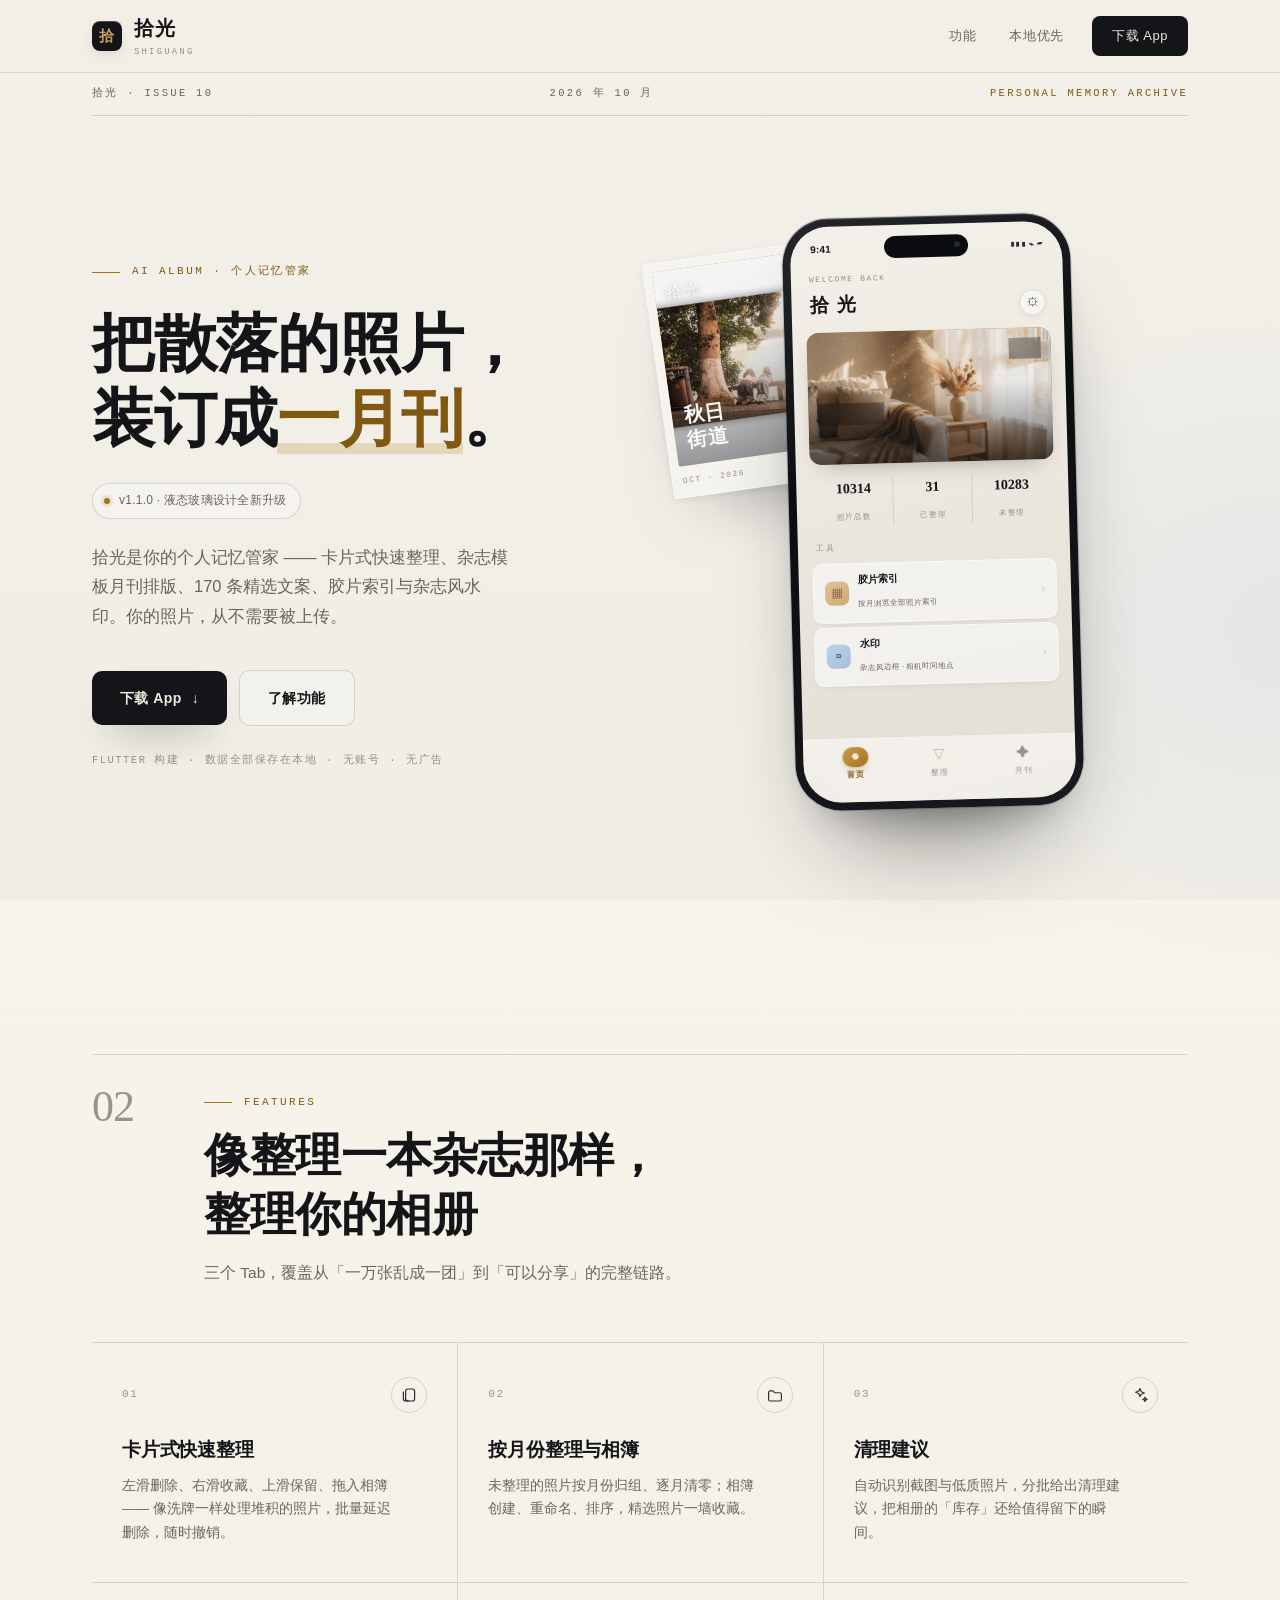
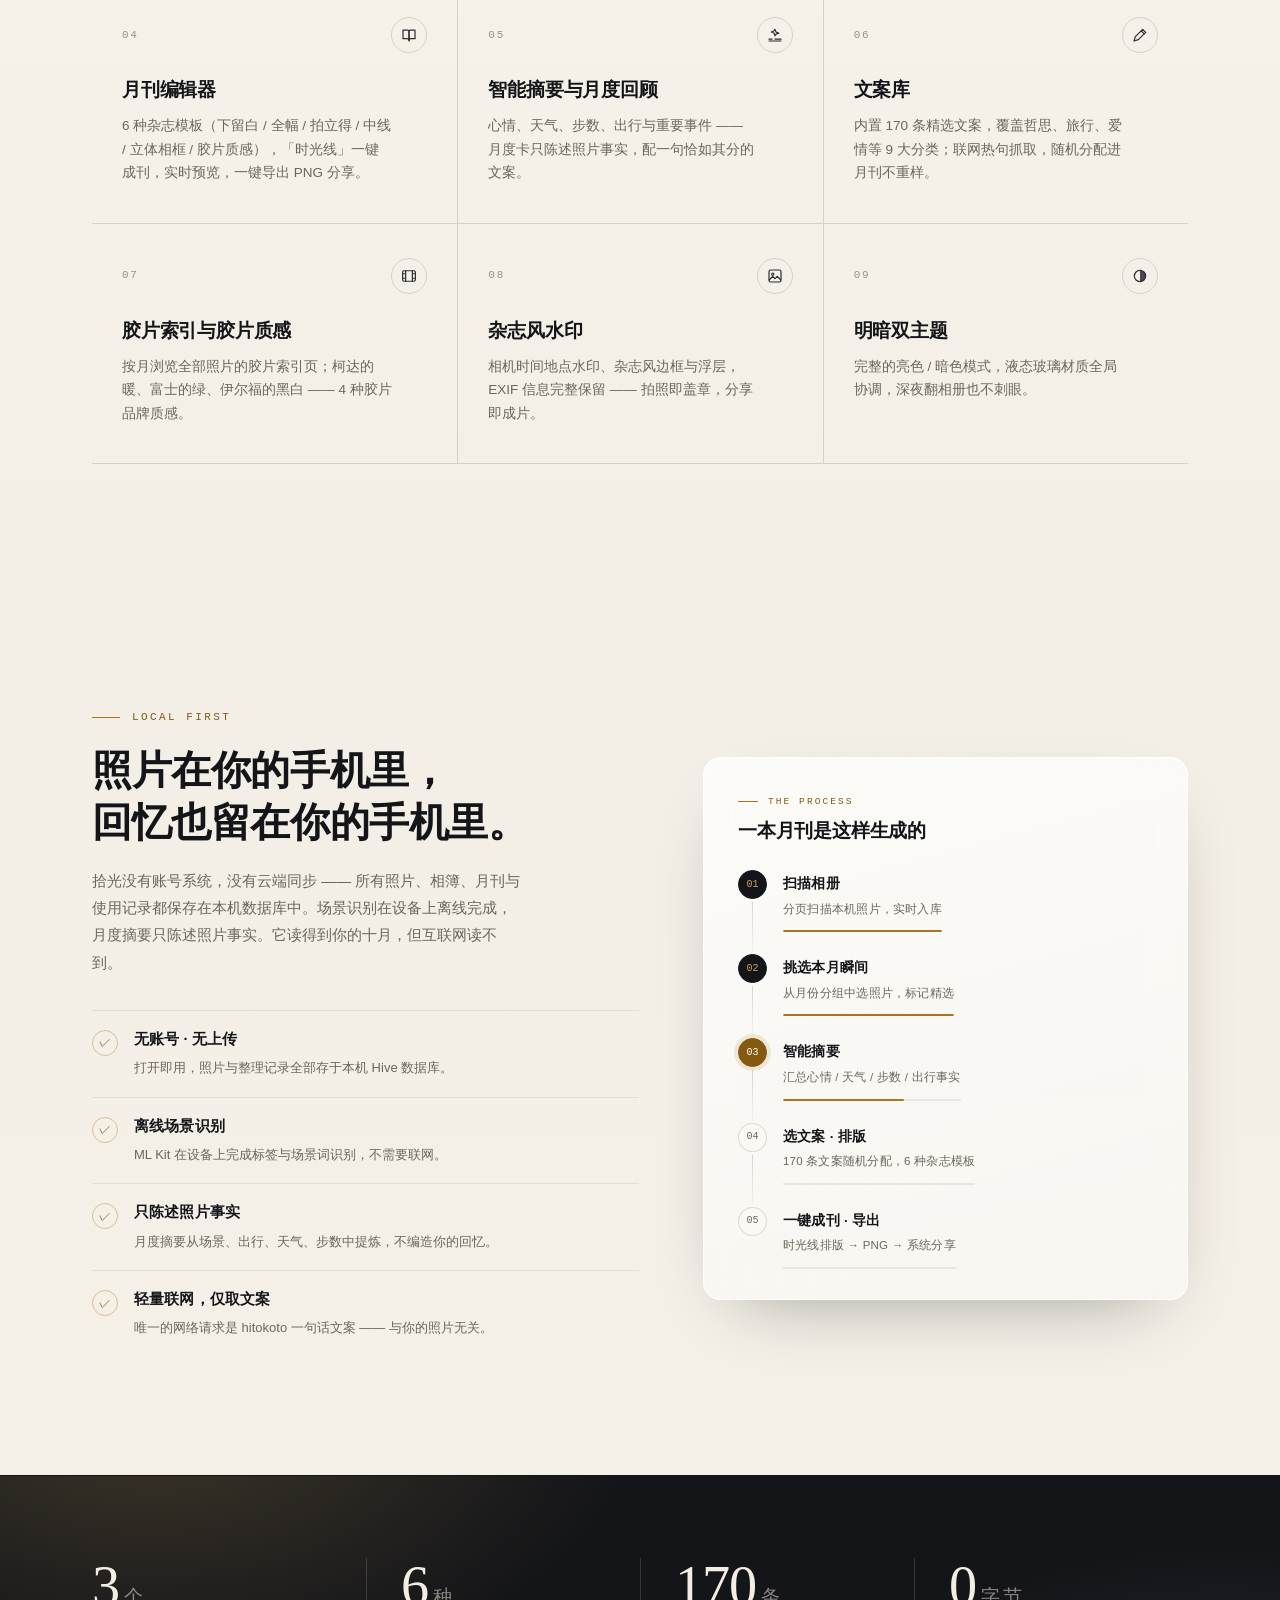
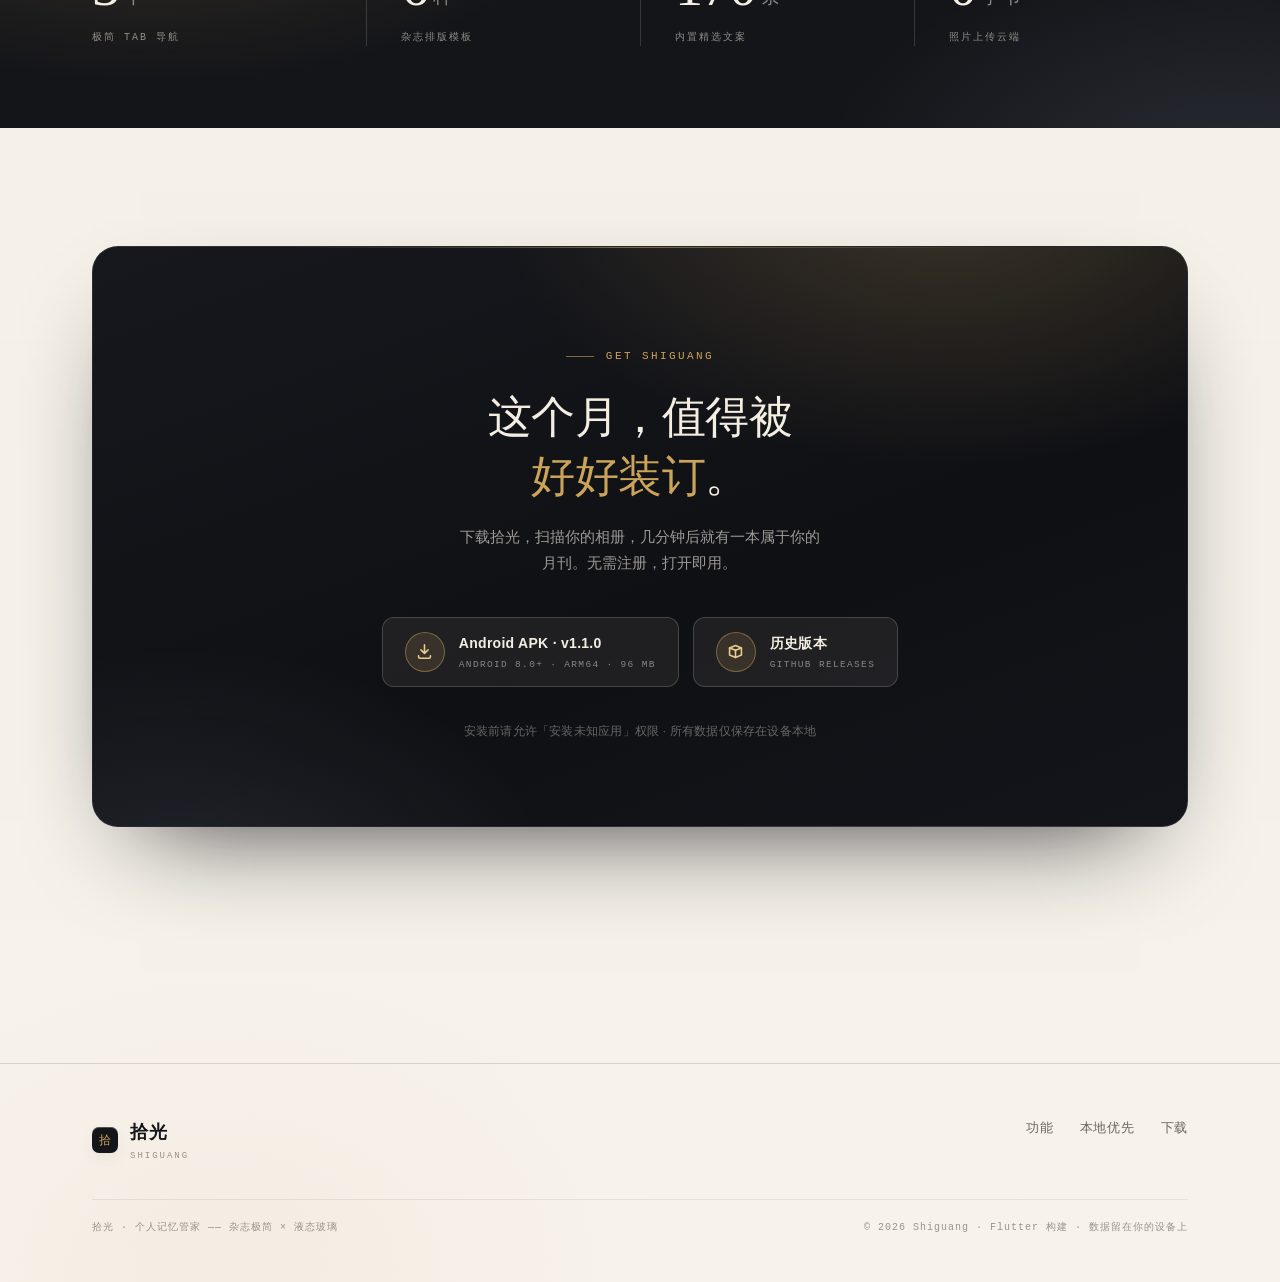
<file: index.html>
<!DOCTYPE html>
<html lang="zh-CN">
<head>
<meta charset="UTF-8">
<meta name="viewport" content="width=device-width, initial-scale=1.0">
<title>拾光 · AI 相册 — 把散落的照片，装订成一月刊</title>
<meta name="description" content="拾光是一款杂志风 AI 相册应用：卡片式快速整理、6 种杂志模板月刊排版、170 条精选文案库、胶片索引与杂志风水印。所有数据保存在你的手机里，无账号、无上传。">
<meta property="og:title" content="拾光 · AI 相册">
<meta property="og:description" content="把散落的照片，装订成一月刊。个人记忆管家，数据不出设备，无账号无广告。">
<meta property="og:type" content="website">
<meta name="theme-color" content="#F6F2EA">
<link rel="icon" href="data:image/svg+xml,%3Csvg xmlns='http://www.w3.org/2000/svg' viewBox='0 0 64 64'%3E%3Crect width='64' height='64' rx='14' fill='%2314151A'/%3E%3Ctext x='32' y='45' font-size='34' font-family='serif' fill='%23CBA45A' text-anchor='middle'%3E%E6%8B%BE%3C/text%3E%3C/svg%3E">
<style>
/* ============ Design Tokens —— 编辑式杂志 × 暖纸 × 金箔严选 ============ */
:root{
  --paper:#F6F2EA;
  --paper-2:#FBF9F4;
  --ink:#141519;
  --ink-2:#2C2D33;
  --muted:#6C665C;
  --faint:#9A9388;
  --line:rgba(20,21,25,.14);
  --line-soft:rgba(20,21,25,.08);
  --gold:#A9761D;
  --gold-deep:#845A10;
  --gold-soft:#CBA45A;
  --cream:#F4EEE2;
  --serif:'Noto Serif SC','Source Han Serif SC','Songti SC','STSong',Georgia,'Times New Roman',serif;
  --sans:-apple-system,BlinkMacSystemFont,'Segoe UI','PingFang SC','Noto Sans SC','Microsoft YaHei',sans-serif;
  --mono:'SF Mono','JetBrains Mono','Cascadia Mono',Consolas,monospace;
  --ease:cubic-bezier(.16,1,.3,1);
  --shadow-card:0 28px 70px -38px rgba(20,21,25,.45);
}
*{margin:0;padding:0;box-sizing:border-box}
html{scroll-behavior:smooth}
body{
  font-family:var(--sans);
  color:var(--ink);
  font-size:16px;
  line-height:1.6;
  background:
    radial-gradient(900px 620px at 12% -8%,rgba(233,203,148,.34),transparent 62%),
    radial-gradient(820px 560px at 102% 14%,rgba(186,208,235,.22),transparent 60%),
    radial-gradient(720px 520px at 18% 100%,rgba(238,206,193,.20),transparent 62%),
    linear-gradient(180deg,#F9F6EF 0%,#F3EFE6 52%,#F7F3EB 100%);
  -webkit-font-smoothing:antialiased;
  text-rendering:optimizeLegibility;
  overflow-x:hidden;
}
::selection{background:rgba(203,164,90,.34);color:var(--ink)}
a{color:inherit}
img{display:block;max-width:100%}
:focus-visible{outline:2px solid var(--gold);outline-offset:3px;border-radius:4px}
/* 纸张颗粒 */
.grain{
  position:fixed;inset:0;z-index:9999;pointer-events:none;
  opacity:.42;mix-blend-mode:multiply;
  background-image:url("data:image/svg+xml,%3Csvg xmlns='http://www.w3.org/2000/svg' width='160' height='160'%3E%3Cfilter id='n'%3E%3CfeTurbulence type='fractalNoise' baseFrequency='.85' numOctaves='3' stitchTiles='stitch'/%3E%3CfeColorMatrix type='saturate' values='0'/%3E%3C/filter%3E%3Crect width='160' height='160' filter='n' opacity='.055'/%3E%3C/svg%3E");
}
/* ============ 通用 ============ */
.container{max-width:1160px;margin:0 auto;padding:0 32px}
.section{padding:118px 0;scroll-margin-top:92px}
.eyebrow{
  display:inline-flex;align-items:center;gap:12px;
  font-family:var(--mono);font-size:11px;font-weight:500;
  letter-spacing:.22em;text-transform:uppercase;color:var(--gold-deep);
}
.eyebrow::before{content:"";width:28px;height:1px;background:var(--gold);flex:none}
h1,h2,h3{font-family:var(--serif);font-weight:600;letter-spacing:-.01em}
.reveal{transition:opacity .9s var(--ease),transform .9s var(--ease)}
html.js .reveal:not(.in){opacity:0;transform:translateY(26px)}
/* ============ 导航 ============ */
.nav{
  position:fixed;top:0;left:0;right:0;z-index:100;
  background:rgba(248,245,238,.74);
  border-bottom:1px solid var(--line);
  backdrop-filter:blur(22px) saturate(150%);
  -webkit-backdrop-filter:blur(22px) saturate(150%);
}
.nav-inner{
  max-width:1160px;margin:0 auto;padding:0 32px;
  height:72px;display:flex;align-items:center;justify-content:space-between;gap:24px;
}
.logo{
  display:flex;align-items:center;gap:12px;text-decoration:none;
  font-family:var(--serif);font-size:20px;font-weight:600;letter-spacing:.04em;color:var(--ink);
}
.logo-mark{
  width:30px;height:30px;border-radius:8px;display:grid;place-items:center;flex:none;
  background:var(--ink);color:var(--gold-soft);
  font-family:var(--serif);font-size:15px;
  box-shadow:0 1px 0 rgba(255,255,255,.25) inset,0 6px 18px -10px rgba(20,21,25,.7);
}
.logo small{
  display:block;font-family:var(--mono);font-size:9px;font-weight:400;
  letter-spacing:.24em;color:var(--faint);margin-top:1px;
}
.nav-links{display:flex;align-items:center;gap:4px}
.nav-links a{
  position:relative;text-decoration:none;
  font-size:13px;font-weight:500;letter-spacing:.06em;
  color:var(--muted);padding:9px 14px;transition:color .3s ease;
}
.nav-links a::after{
  content:"";position:absolute;left:14px;right:14px;bottom:4px;height:1px;
  background:var(--gold);transform:scaleX(0);transform-origin:left;transition:transform .35s var(--ease);
}
.nav-links a:hover{color:var(--ink)}
.nav-links a:hover::after{transform:scaleX(1)}
.nav-links .nav-cta{
  margin-left:10px;padding:10px 20px;border-radius:8px;
  background:var(--ink);color:var(--cream);font-size:13px;letter-spacing:.04em;
  transition:background .3s ease,transform .3s var(--ease);
}
.nav-links .nav-cta::after{display:none}
.nav-links .nav-cta:hover{background:#000;color:var(--cream);transform:translateY(-1px)}
@media(max-width:760px){
  .nav-inner{height:64px;padding:0 20px}
  .nav-links a:not(.nav-cta){display:none}
}
/* ============ Hero ============ */
.hero{padding-top:72px}
.issue-bar{
  display:flex;align-items:center;justify-content:space-between;gap:16px;
  padding:13px 0;border-bottom:1px solid var(--line);
  font-family:var(--mono);font-size:10.5px;letter-spacing:.22em;text-transform:uppercase;
  color:var(--muted);
}
.issue-bar span:last-child{color:var(--gold-deep)}
@media(max-width:640px){
  .issue-bar span:nth-child(2),.issue-bar span:nth-child(3){display:none}
  .issue-bar span:first-child{letter-spacing:.16em}
}
.hero-grid{
  display:grid;grid-template-columns:minmax(0,1.04fr) minmax(0,.96fr);
  gap:32px;align-items:center;
  padding:76px 0 104px;
}
.hero-copy{max-width:560px;animation:rise .9s var(--ease) both}
.hero-copy .eyebrow{animation:rise .9s var(--ease) both}
.hero h1{
  font-size:clamp(40px,4.9vw,64px);font-weight:600;line-height:1.2;
  letter-spacing:-.02em;margin:26px 0 0;
}
.hero h1 .mark{
  color:var(--gold-deep);
  background:linear-gradient(transparent 84%,rgba(203,164,90,.30) 84%);
}
.hero-badge{
  display:inline-flex;align-items:center;gap:9px;
  margin-top:26px;padding:7px 14px 7px 11px;border:1px solid var(--line);
  border-radius:99px;background:rgba(255,255,255,.45);
  font-size:12px;letter-spacing:.02em;color:var(--muted);
}
.hero-badge .dot{width:6px;height:6px;border-radius:50%;background:var(--gold);box-shadow:0 0 0 3px rgba(169,118,29,.14)}
.hero-sub{
  font-size:16.5px;line-height:1.8;color:var(--muted);
  max-width:46ch;margin:24px 0 0;
}
.hero-actions{display:flex;gap:12px;align-items:center;margin-top:38px;flex-wrap:wrap}
.btn{
  display:inline-flex;align-items:center;gap:10px;
  padding:16px 28px;border-radius:10px;
  font-size:14px;font-weight:600;letter-spacing:.03em;text-decoration:none;
  transition:transform .35s var(--ease),background .3s ease,color .3s ease,box-shadow .35s var(--ease);
}
.btn .arrow{transition:transform .35s var(--ease)}
.btn-primary{background:var(--ink);color:var(--cream);box-shadow:0 18px 40px -22px rgba(20,21,25,.75)}
.btn-primary:hover{background:#000;transform:translateY(-2px);box-shadow:0 24px 46px -22px rgba(20,21,25,.8)}
.btn-primary:hover .arrow{transform:translateX(4px)}
.btn-ghost{color:var(--ink);border:1px solid var(--line);background:rgba(255,255,255,.32)}
.btn-ghost:hover{border-color:var(--line);background:rgba(255,255,255,.7);transform:translateY(-2px)}
.hero-meta{
  margin-top:26px;font-family:var(--mono);font-size:10.5px;letter-spacing:.14em;
  text-transform:uppercase;color:var(--faint);
}
.hero-meta span+span::before{content:"·";margin:0 9px;color:var(--faint)}
/* Hero 画册构图 */
.hero-art{
  position:relative;min-height:640px;display:flex;align-items:center;justify-content:center;
}
.cover{
  position:absolute;left:-4%;top:9%;width:212px;z-index:1;
  transform:rotate(-8deg);
  background:var(--paper-2);
  border:1px solid rgba(255,255,255,.9);
  border-radius:4px;
  padding:8px 8px 0;
  box-shadow:0 40px 80px -50px rgba(20,21,25,.55),0 2px 8px rgba(20,21,25,.08);
}
.cover-photo{position:relative;height:196px;overflow:hidden;border-radius:2px;background:linear-gradient(150deg,#D8C3A2,#B08B63)}
.cover-photo img{width:100%;height:100%;object-fit:cover;filter:saturate(.92) contrast(.96)}
.cover-photo::after{
  content:"";position:absolute;inset:0;
  background:linear-gradient(to top,rgba(20,21,25,.42),transparent 58%);
}
.cover-masthead{
  position:absolute;left:12px;top:10px;z-index:2;
  font-family:var(--serif);font-size:15px;letter-spacing:.16em;color:#fff;
  text-shadow:0 1px 6px rgba(0,0,0,.3);
}
.cover-title{
  position:absolute;left:12px;right:12px;bottom:12px;z-index:2;color:#fff;
  font-family:var(--serif);font-size:20px;font-weight:600;line-height:1.25;letter-spacing:.02em;
}
.cover-caption{padding:8px 2px 9px;display:flex;justify-content:space-between;align-items:center}
.cover-caption span{font-family:var(--mono);font-size:8px;letter-spacing:.18em;text-transform:uppercase;color:var(--faint)}
.cover-caption b{font-family:var(--serif);font-size:9px;font-weight:500;color:var(--muted)}
/* 手机实机复刻 */
.phone{
  position:relative;z-index:2;
  width:288px;height:592px;border-radius:46px;padding:8px;
  background:linear-gradient(155deg,#26272C,#0C0D10 40%,#191A1F);
  box-shadow:
    0 1px 0 rgba(255,255,255,.22) inset,
    0 0 0 1px rgba(20,21,25,.16),
    0 60px 100px -48px rgba(20,21,25,.65),
    0 24px 44px -30px rgba(20,21,25,.4);
  transform:rotate(-1.5deg);
  transition:transform .8s var(--ease);
}
.phone:hover{transform:rotate(0deg) translateY(-8px)}
.phone-screen{
  position:relative;width:100%;height:100%;border-radius:38px;overflow:hidden;
  background:linear-gradient(170deg,#F9F6EF,#EFEBE2 60%,#EAE4D8);
  display:flex;flex-direction:column;
}
.dynamic-island{
  position:absolute;top:11px;left:50%;transform:translateX(-50%);
  width:84px;height:22px;border-radius:12px;background:#0B0C0F;z-index:6;
}
.dynamic-island::after{content:"";position:absolute;right:8px;top:7px;width:6px;height:6px;border-radius:50%;background:#1E2A3A}
.p-status{
  display:flex;justify-content:space-between;align-items:center;
  padding:15px 20px 4px;font-size:10px;font-weight:600;color:var(--ink);letter-spacing:.02em;
}
.p-status .sig{display:flex;gap:4px;align-items:center;color:var(--ink-2)}
.p-greet{padding:12px 18px 0}
.p-greet-row{display:flex;justify-content:space-between;align-items:flex-end}
.p-greet small{display:block;font-family:var(--mono);font-size:8px;letter-spacing:.2em;text-transform:uppercase;color:var(--faint);margin-bottom:4px}
.p-greet b{font-family:var(--serif);font-size:19px;font-weight:600;letter-spacing:.1em;color:var(--ink)}
.p-gear{
  width:26px;height:26px;border-radius:50%;display:grid;place-items:center;
  background:rgba(255,255,255,.7);border:1px solid rgba(20,21,25,.09);
  color:var(--muted);font-size:12px;box-shadow:0 2px 6px rgba(20,21,25,.06);
}
.p-hero{
  margin:12px 14px 0;height:132px;border-radius:12px;position:relative;overflow:hidden;
  background:linear-gradient(145deg,#D9C3A1,#A88A67 50%,#7C8FA3);
  box-shadow:0 10px 24px -14px rgba(20,21,25,.45);
}
.p-hero img{width:100%;height:100%;object-fit:cover;filter:saturate(.9) contrast(.96)}
.p-hero::after{content:"";position:absolute;inset:0;background:linear-gradient(to top,rgba(12,13,16,.56),rgba(12,13,16,.04) 60%)}
.p-chip{
  position:absolute;z-index:2;font-size:8px;letter-spacing:.1em;color:#fff;
  background:rgba(12,13,16,.34);border:1px solid rgba(255,255,255,.28);
  padding:3px 8px;border-radius:99px;backdrop-filter:blur(6px);
}
.p-chip.fav{top:10px;right:10px}
.p-chip.tag{left:10px;bottom:40px}
.p-hero-text{position:absolute;left:12px;bottom:10px;z-index:2;color:#fff}
.p-hero-text b{display:block;font-family:var(--serif);font-size:17px;font-weight:600;letter-spacing:.04em}
.p-hero-text span{font-size:8.5px;opacity:.8;letter-spacing:.04em}
.p-stats{display:flex;padding:14px 18px 0}
.p-stat{flex:1;text-align:center;border-left:1px solid rgba(20,21,25,.10)}
.p-stat:first-child{border-left:none}
.p-stat b{display:block;font-family:var(--serif);font-size:14px;font-weight:600;color:var(--ink);font-variant-numeric:tabular-nums}
.p-stat span{font-size:7.5px;letter-spacing:.1em;color:var(--faint)}
.p-label{
  padding:16px 18px 4px;font-family:var(--mono);font-size:8px;
  letter-spacing:.22em;text-transform:uppercase;color:var(--faint);
}
.p-tool{
  margin:4px 14px 0;padding:8px 11px;border-radius:10px;
  background:rgba(255,255,255,.62);border:1px solid rgba(255,255,255,.9);
  box-shadow:0 4px 12px -8px rgba(20,21,25,.2);
  display:flex;align-items:center;gap:9px;
}
.p-tool-ico{
  width:24px;height:24px;border-radius:7px;display:grid;place-items:center;
  background:linear-gradient(140deg,#E7C89A,#D6AE79);color:#5C4020;font-size:10px;flex:none;
}
.p-tool-ico.blue{background:linear-gradient(140deg,#C2D6EE,#A9C4E2);color:#2C4358}
.p-tool-t b{display:block;font-size:10px;color:var(--ink);letter-spacing:.02em}
.p-tool-t span{font-size:7.5px;color:var(--muted)}
.p-tool .arr{margin-left:auto;color:#C3BDB2;font-size:10px}
.p-tabbar{
  margin-top:auto;display:flex;justify-content:space-around;align-items:center;
  padding:9px 10px 20px;background:rgba(252,250,245,.86);
  border-top:1px solid rgba(20,21,25,.08);backdrop-filter:blur(24px);
}
.p-tab{font-size:8px;letter-spacing:.08em;color:var(--faint);text-align:center}
.p-tab.act{color:var(--gold-deep);font-weight:600}
.p-tab i{
  display:grid;place-items:center;width:26px;height:20px;margin:0 auto 2px;font-style:normal;font-size:13px;
}
.p-tab.act i{background:linear-gradient(140deg,#CB9E55,#A9761D);color:#fff;border-radius:99px;box-shadow:0 4px 10px -4px rgba(169,118,29,.6)}
@media(max-width:1000px){
  .cover{display:none}
  .hero-art{min-height:auto}
}
@media(max-width:920px){
  .hero-grid{grid-template-columns:1fr;padding:56px 0 80px;gap:56px}
  .hero-copy{max-width:none;text-align:center;margin:0 auto}
  .hero-copy .eyebrow{justify-content:center}
  .hero-copy .eyebrow::before{display:none}
  .hero-sub{margin-left:auto;margin-right:auto}
  .hero-actions{justify-content:center}
  .hero-badge{margin-left:auto;margin-right:auto}
  .hero-meta{text-align:center}
  .hero-art{justify-content:center}
  .phone{width:268px;height:556px}
}
@keyframes rise{from{opacity:0;transform:translateY(20px)}to{opacity:1;transform:none}}
/* ============ 章节头 ============ */
.section-head{
  display:grid;grid-template-columns:88px 1fr;gap:24px;align-items:start;
  border-top:1px solid var(--line);padding-top:30px;margin-bottom:56px;
}
.sec-num{
  font-family:var(--serif);font-size:44px;font-weight:500;line-height:1;
  color:var(--faint);letter-spacing:-.02em;font-variant-numeric:tabular-nums;
}
.section-head h2{font-size:clamp(30px,3.8vw,46px);line-height:1.28;margin:16px 0 14px}
.section-head p{color:var(--muted);font-size:15.5px;line-height:1.75;max-width:56ch}
@media(max-width:720px){
  .section-head{grid-template-columns:1fr;gap:10px;margin-bottom:36px}
  .sec-num{font-size:30px}
}
/* ============ 功能索引网格 ============ */
.index-grid{
  display:grid;grid-template-columns:repeat(3,1fr);
  border-top:1px solid var(--line);
}
.index-item{
  padding:34px 30px 38px;
  border-bottom:1px solid var(--line);
  transition:background .45s ease;
}
.index-item:nth-child(3n+2),.index-item:nth-child(3n){border-left:1px solid var(--line)}
.index-item:hover{background:rgba(255,255,255,.42)}
.index-top{display:flex;align-items:center;justify-content:space-between;margin-bottom:24px}
.index-num{font-family:var(--mono);font-size:11px;letter-spacing:.16em;color:var(--faint)}
.index-ico{
  width:36px;height:36px;border-radius:50%;display:grid;place-items:center;
  border:1px solid var(--line);color:var(--ink-2);
  transition:color .35s ease,border-color .35s ease,background .35s ease;
}
.index-item:hover .index-ico{color:var(--gold-deep);border-color:rgba(169,118,29,.45);background:rgba(203,164,90,.10)}
.icon{width:18px;height:18px;stroke:currentColor;stroke-width:1.6;fill:none;stroke-linecap:round;stroke-linejoin:round}
.index-item h3{font-size:19px;line-height:1.4;margin-bottom:10px}
.index-item p{font-size:13.5px;line-height:1.75;color:var(--muted);max-width:36ch}
@media(max-width:900px){
  .index-grid{grid-template-columns:1fr 1fr}
  .index-item:nth-child(3n+2),.index-item:nth-child(3n){border-left:none}
  .index-item:nth-child(2n){border-left:1px solid var(--line)}
}
@media(max-width:600px){
  .index-grid{grid-template-columns:1fr}
  .index-item{border-left:none !important}
}
/* ============ 本地优先 ============ */
.privacy-grid{display:grid;grid-template-columns:1.06fr .94fr;gap:64px;align-items:center}
@media(max-width:900px){.privacy-grid{grid-template-columns:1fr;gap:44px}}
.privacy h2{font-size:clamp(28px,3.4vw,40px);line-height:1.3;margin:18px 0 18px}
.privacy .lede{color:var(--muted);line-height:1.82;font-size:15px;max-width:52ch}
.privacy-points{margin-top:34px;display:grid;gap:0}
.point{
  display:flex;gap:16px;align-items:flex-start;
  padding:17px 0;border-top:1px solid var(--line-soft);
}
.point-ico{
  flex:none;width:26px;height:26px;border-radius:50%;display:grid;place-items:center;
  border:1px solid rgba(169,118,29,.4);color:var(--gold-deep);font-size:12px;margin-top:2px;
}
.point b{font-size:14.5px;display:block;margin-bottom:3px;font-weight:600;letter-spacing:.01em}
.point span{color:var(--muted);font-size:13px;line-height:1.7}
.pipeline{
  position:relative;padding:36px 34px 30px;border-radius:18px;
  background:linear-gradient(165deg,rgba(255,255,255,.72),rgba(255,255,255,.42));
  border:1px solid rgba(255,255,255,.95);
  box-shadow:var(--shadow-card),0 1px 0 rgba(255,255,255,.6) inset;
  backdrop-filter:blur(18px);
}
.pipeline-kicker{
  font-family:var(--mono);font-size:9.5px;letter-spacing:.22em;text-transform:uppercase;
  color:var(--gold-deep);display:flex;align-items:center;gap:10px;margin-bottom:8px;
}
.pipeline-kicker::before{content:"";width:20px;height:1px;background:var(--gold)}
.pipeline h3{font-size:19px;line-height:1.4;margin-bottom:26px}
.step{display:flex;gap:16px;position:relative;padding-bottom:22px}
.step:last-child{padding-bottom:0}
.step::before{
  content:"";position:absolute;left:14px;top:32px;bottom:2px;width:1px;
  background:linear-gradient(to bottom,rgba(20,21,25,.16),rgba(20,21,25,.03));
}
.step:last-child::before{display:none}
.step-ico{
  flex:none;width:29px;height:29px;border-radius:50%;display:grid;place-items:center;
  font-family:var(--mono);font-size:10px;z-index:1;
  border:1px solid var(--line);background:var(--paper-2);color:var(--muted);
}
.s-done{background:var(--ink);border-color:var(--ink);color:var(--gold-soft)}
.s-run{background:var(--gold-deep);border-color:var(--gold-deep);color:#fff;box-shadow:0 0 0 4px rgba(169,118,29,.14)}
.step b{font-size:13.5px;display:block;letter-spacing:.02em;margin-top:3px}
.step span{font-size:11.5px;color:var(--muted);letter-spacing:.02em}
.step-bar{height:2px;border-radius:99px;background:rgba(20,21,25,.08);margin-top:10px;max-width:220px;overflow:hidden}
.step-bar i{display:block;height:100%;border-radius:99px;background:var(--gold)}
@media(max-width:420px){.pipeline{padding:30px 24px 26px}}
/* ============ 数据条（深色全幅） ============ */
.band{
  position:relative;background:var(--ink);color:var(--cream);
  padding:82px 0;overflow:hidden;
  border-top:1px solid rgba(20,21,25,.2);
}
.band::before{
  content:"";position:absolute;inset:0;pointer-events:none;
  background:radial-gradient(700px 380px at 12% -20%,rgba(203,164,90,.22),transparent 68%),
             radial-gradient(600px 340px at 96% 120%,rgba(186,208,235,.12),transparent 68%);
}
.band .container{position:relative}
.stats{display:grid;grid-template-columns:repeat(4,1fr)}
.stat{padding:0 34px;border-left:1px solid rgba(244,238,226,.16)}
.stat:first-child{border-left:none;padding-left:0}
.stat b{
  display:block;font-family:var(--serif);font-weight:500;line-height:1;
  font-size:clamp(38px,4.4vw,62px);letter-spacing:-.02em;font-variant-numeric:tabular-nums;
}
.stat b em{
  font-style:normal;font-size:.34em;font-family:var(--mono);letter-spacing:.14em;
  color:rgba(244,238,226,.52);margin-left:.28em;vertical-align:.1em;
}
.stat span{
  display:block;margin-top:16px;font-family:var(--mono);font-size:10px;
  letter-spacing:.2em;text-transform:uppercase;color:rgba(244,238,226,.55);
}
@media(max-width:820px){
  .band{padding:62px 0}
  .stats{grid-template-columns:1fr 1fr;row-gap:44px}
  .stat{padding:0 24px}
  .stat:nth-child(odd){border-left:none;padding-left:0}
}
@media(max-width:560px){
  .stats{grid-template-columns:1fr 1fr}
  .stat b{font-size:38px}
}
/* ============ 下载 ============ */
.download{
  position:relative;overflow:hidden;text-align:center;
  border-radius:26px;padding:92px 40px 84px;
  background:radial-gradient(680px 420px at 78% -10%,rgba(203,164,90,.22),transparent 66%),
             radial-gradient(560px 360px at 8% 110%,rgba(186,208,235,.10),transparent 66%),
             linear-gradient(160deg,#17181D,#0F1014 60%,#14151A);
  color:var(--cream);
  border:1px solid rgba(255,255,255,.08);
  box-shadow:0 44px 100px -50px rgba(20,21,25,.9);
}
.download::after{
  content:"";position:absolute;top:0;left:50%;transform:translateX(-50%);
  width:64%;height:1px;background:linear-gradient(to right,transparent,rgba(203,164,90,.55),transparent);
}
.download .eyebrow{color:var(--gold-soft);justify-content:center}
.download .eyebrow::before{background:rgba(203,164,90,.6)}
.download h2{
  font-size:clamp(28px,4vw,44px);font-weight:500;line-height:1.35;
  margin:22px auto 0;
}
.download h2 .mark{color:var(--gold-soft)}
.download .dl-lede{
  color:rgba(244,238,226,.62);margin:18px auto 40px;max-width:46ch;
  font-size:14.5px;line-height:1.8;position:relative;z-index:1;
}
.dl-btns{display:flex;gap:14px;justify-content:center;flex-wrap:wrap;position:relative;z-index:1}
.dl-btn{
  display:flex;align-items:center;gap:14px;
  padding:14px 22px;border-radius:12px;text-align:left;text-decoration:none;
  background:rgba(244,238,226,.07);
  border:1px solid rgba(244,238,226,.18);
  transition:background .35s ease,border-color .35s ease,transform .35s var(--ease);
}
.dl-btn:hover{background:rgba(244,238,226,.13);border-color:rgba(203,164,90,.55);transform:translateY(-2px)}
.dl-btn .dl-ico{
  width:40px;height:40px;border-radius:50%;flex:none;
  display:grid;place-items:center;
  margin-top:0;font-family:inherit;letter-spacing:normal;text-transform:none;
  border:1px solid rgba(203,164,90,.45);background:rgba(203,164,90,.14);color:#E9CD8A;
}
.dl-btn .dl-ico .icon{display:block;width:19px;height:19px;stroke-width:2}
.dl-btn b{display:block;font-size:14px;font-weight:600;letter-spacing:.02em;color:var(--cream)}
.dl-btn .dl-sub{display:block;font-family:var(--mono);font-size:9.5px;letter-spacing:.14em;text-transform:uppercase;color:rgba(244,238,226,.5);margin-top:3px}
.dl-note{
  position:relative;z-index:1;margin:34px auto 0;font-size:11.5px;line-height:1.8;
  color:rgba(244,238,226,.38);letter-spacing:.02em;
}
@media(max-width:640px){.download{padding:64px 22px 58px;border-radius:20px}}
/* ============ Footer ============ */
footer{border-top:1px solid var(--line);margin-top:118px;padding:54px 0 46px}
.f-top{display:flex;justify-content:space-between;align-items:flex-start;gap:32px;flex-wrap:wrap}
.f-brand{display:flex;align-items:center;gap:12px}
.f-word{font-family:var(--serif);font-size:18px;font-weight:600;letter-spacing:.05em}
.f-word small{display:block;font-family:var(--mono);font-size:9px;font-weight:400;letter-spacing:.22em;color:var(--faint);margin-top:2px}
.f-links{display:flex;gap:26px}
.f-links a{
  font-size:12.5px;letter-spacing:.06em;color:var(--muted);text-decoration:none;
  transition:color .3s ease;
}
.f-links a:hover{color:var(--gold-deep)}
.f-bottom{
  display:flex;justify-content:space-between;gap:18px;flex-wrap:wrap;
  margin-top:36px;padding-top:20px;border-top:1px solid var(--line-soft);
  font-family:var(--mono);font-size:10px;letter-spacing:.1em;color:var(--faint);
}
/* ============ 动效降级 ============ */
@media(prefers-reduced-motion:reduce){
  html{scroll-behavior:auto}
  *,*::before,*::after{animation:none !important;transition:none !important}
  html.js .reveal:not(.in){opacity:1;transform:none}
}
</style>
</head>
<body>

<div class="grain" aria-hidden="true"></div>

<!-- 导航 -->
<nav class="nav">
  <div class="nav-inner">
    <a class="logo" href="#top" aria-label="拾光首页">
      <span class="logo-mark" aria-hidden="true">拾</span>
      <span>拾光<small>SHIGUANG</small></span>
    </a>
    <div class="nav-links">
      <a href="#features">功能</a>
      <a href="#local">本地优先</a>
      <a href="#download" class="nav-cta">下载 App</a>
    </div>
  </div>
</nav>

<!-- Hero -->
<header class="hero" id="top">
  <div class="container">
    <div class="issue-bar">
      <span>拾光 · Issue 10</span>
      <span>2026 年 10 月</span>
      <span>Personal Memory Archive</span>
    </div>

    <div class="hero-grid">
      <div class="hero-copy">
        <span class="eyebrow">AI Album · 个人记忆管家</span>
        <h1>把散落的照片，<br>装订成<span class="mark">一月刊</span>。</h1>
        <div class="hero-badge"><span class="dot" aria-hidden="true"></span>v1.1.0 · 液态玻璃设计全新升级</div>
        <p class="hero-sub">拾光是你的个人记忆管家 —— 卡片式快速整理、杂志模板月刊排版、170 条精选文案、胶片索引与杂志风水印。你的照片，从不需要被上传。</p>
        <div class="hero-actions">
          <a href="#download" class="btn btn-primary">下载 App <span class="arrow" aria-hidden="true">↓</span></a>
          <a href="#features" class="btn btn-ghost">了解功能</a>
        </div>
        <p class="hero-meta"><span>Flutter 构建</span><span>数据全部保存在本地</span><span>无账号</span><span>无广告</span></p>
      </div>

      <div class="hero-art">
        <figure class="cover" aria-label="拾光月刊示例">
          <div class="cover-photo">
            <img src="参考图.jpg" alt="秋天的街道，拾光月刊封面示例" loading="lazy" decoding="async">
            <span class="cover-masthead">拾光</span>
            <span class="cover-title">秋日<br>街道</span>
          </div>
          <figcaption class="cover-caption"><span>Oct · 2026</span><b>月刊 VOL.10</b></figcaption>
        </figure>

        <div class="phone" aria-label="拾光 App 首页界面示意">
          <div class="phone-screen">
            <div class="dynamic-island" aria-hidden="true"></div>
            <div class="p-status"><span>9:41</span><span class="sig">▮▮▮ ⌁ ▰</span></div>
            <div class="p-greet">
              <div class="p-greet-row">
                <div><small>Welcome back</small><b>拾 光</b></div>
                <div class="p-gear" aria-hidden="true">⚙</div>
              </div>
            </div>
            <div class="p-hero">
              <img src="assets/site/phone-memory.jpg" alt="客厅一角的回忆照片" loading="eager" decoding="async">
              <span class="p-chip fav">♥ 1</span>
              <span class="p-chip tag">✦ 精选回忆</span>
              <div class="p-hero-text"><b>我的回忆</b><span>家里 · 10月28日</span></div>
            </div>
            <div class="p-stats">
              <div class="p-stat"><b>10314</b><span>照片总数</span></div>
              <div class="p-stat"><b>31</b><span>已整理</span></div>
              <div class="p-stat"><b>10283</b><span>未整理</span></div>
            </div>
            <div class="p-label">工具</div>
            <div class="p-tool">
              <div class="p-tool-ico" aria-hidden="true">▦</div>
              <div class="p-tool-t"><b>胶片索引</b><span>按月浏览全部照片索引</span></div>
              <div class="arr" aria-hidden="true">›</div>
            </div>
            <div class="p-tool">
              <div class="p-tool-ico blue" aria-hidden="true">◫</div>
              <div class="p-tool-t"><b>水印</b><span>杂志风边框 · 相机时间地点</span></div>
              <div class="arr" aria-hidden="true">›</div>
            </div>
            <div class="p-tabbar">
              <div class="p-tab act"><i aria-hidden="true">◉</i>首页</div>
              <div class="p-tab"><i aria-hidden="true">▽</i>整理</div>
              <div class="p-tab"><i aria-hidden="true">✦</i>月刊</div>
            </div>
          </div>
        </div>

      </div>
    </div>
  </div>
</header>

<main>
<!-- 功能 -->
<section class="section" id="features">
  <div class="container">
    <div class="section-head reveal">
      <div class="sec-num" aria-hidden="true">02</div>
      <div>
        <span class="eyebrow">Features</span>
        <h2>像整理一本杂志那样，<br>整理你的相册</h2>
        <p>三个 Tab，覆盖从「一万张乱成一团」到「可以分享」的完整链路。</p>
      </div>
    </div>

    <div class="index-grid">
      <div class="index-item reveal">
        <div class="index-top">
          <span class="index-num">01</span>
          <span class="index-ico" aria-hidden="true"><svg class="icon" viewBox="0 0 24 24"><rect x="7.5" y="4" width="12" height="16" rx="3"/><path d="M4.5 8v8.5a3.5 3.5 0 0 0 3.5 3.5h4"/></svg></span>
        </div>
        <h3>卡片式快速整理</h3>
        <p>左滑删除、右滑收藏、上滑保留、拖入相簿 —— 像洗牌一样处理堆积的照片，批量延迟删除，随时撤销。</p>
      </div>
      <div class="index-item reveal">
        <div class="index-top">
          <span class="index-num">02</span>
          <span class="index-ico" aria-hidden="true"><svg class="icon" viewBox="0 0 24 24"><path d="M3.5 8.5a2 2 0 0 1 2-2h4l2 2.5h7a2 2 0 0 1 2 2v7a2 2 0 0 1-2 2H5.5a2 2 0 0 1-2-2z"/></svg></span>
        </div>
        <h3>按月份整理与相簿</h3>
        <p>未整理的照片按月份归组、逐月清零；相簿创建、重命名、排序，精选照片一墙收藏。</p>
      </div>
      <div class="index-item reveal">
        <div class="index-top">
          <span class="index-num">03</span>
          <span class="index-ico" aria-hidden="true"><svg class="icon" viewBox="0 0 24 24"><path d="M12 3.5l1.7 4.1 4.1 1.7-4.1 1.7L12 14.1l-1.7-4.1L6.2 8.3l4.1-1.7z"/><path d="M18.6 15l.8 2 2 .8-2 .8-.8 2-.8-2-2-.8 2-.8z"/></svg></span>
        </div>
        <h3>清理建议</h3>
        <p>自动识别截图与低质照片，分批给出清理建议，把相册的「库存」还给值得留下的瞬间。</p>
      </div>
      <div class="index-item reveal">
        <div class="index-top">
          <span class="index-num">04</span>
          <span class="index-ico" aria-hidden="true"><svg class="icon" viewBox="0 0 24 24"><path d="M4 5.5h6.2a1.8 1.8 0 0 1 1.8 1.8v12.2a2.6 2.6 0 0 0-2.6-2.6H4z"/><path d="M20 5.5h-6.2a1.8 1.8 0 0 0-1.8 1.8v12.2a2.6 2.6 0 0 1 2.6-2.6H20z"/></svg></span>
        </div>
        <h3>月刊编辑器</h3>
        <p>6 种杂志模板（下留白 / 全幅 / 拍立得 / 中线 / 立体相框 / 胶片质感），「时光线」一键成刊，实时预览，一键导出 PNG 分享。</p>
      </div>
      <div class="index-item reveal">
        <div class="index-top">
          <span class="index-num">05</span>
          <span class="index-ico" aria-hidden="true"><svg class="icon" viewBox="0 0 24 24"><path d="M12 4.5l1.4 3.6 3.6 1.4-3.6 1.4L12 13l-1.4-3.6-3.6-1.4 3.6-1.4z"/><path d="M4 17.5h4M12 17.5h8M4 20h16"/></svg></span>
        </div>
        <h3>智能摘要与月度回顾</h3>
        <p>心情、天气、步数、出行与重要事件 —— 月度卡只陈述照片事实，配一句恰如其分的文案。</p>
      </div>
      <div class="index-item reveal">
        <div class="index-top">
          <span class="index-num">06</span>
          <span class="index-ico" aria-hidden="true"><svg class="icon" viewBox="0 0 24 24"><path d="M4 20l1.8-5.8L15.6 4.4l4 4L9.8 18.2z"/><path d="M13.6 6.4l4 4"/></svg></span>
        </div>
        <h3>文案库</h3>
        <p>内置 170 条精选文案，覆盖哲思、旅行、爱情等 9 大分类；联网热句抓取，随机分配进月刊不重样。</p>
      </div>
      <div class="index-item reveal">
        <div class="index-top">
          <span class="index-num">07</span>
          <span class="index-ico" aria-hidden="true"><svg class="icon" viewBox="0 0 24 24"><rect x="3.5" y="5" width="17" height="14" rx="2"/><path d="M7.5 5v14M16.5 5v14M3.5 9h4M3.5 15h4M16.5 9h4M16.5 15h4"/></svg></span>
        </div>
        <h3>胶片索引与胶片质感</h3>
        <p>按月浏览全部照片的胶片索引页；柯达的暖、富士的绿、伊尔福的黑白 —— 4 种胶片品牌质感。</p>
      </div>
      <div class="index-item reveal">
        <div class="index-top">
          <span class="index-num">08</span>
          <span class="index-ico" aria-hidden="true"><svg class="icon" viewBox="0 0 24 24"><rect x="4" y="4" width="16" height="16" rx="2"/><circle cx="9" cy="9.5" r="1.5"/><path d="M4.5 17l4.5-4.5 3 3 3-3 4.5 4.5"/></svg></span>
        </div>
        <h3>杂志风水印</h3>
        <p>相机时间地点水印、杂志风边框与浮层，EXIF 信息完整保留 —— 拍照即盖章，分享即成片。</p>
      </div>
      <div class="index-item reveal">
        <div class="index-top">
          <span class="index-num">09</span>
          <span class="index-ico" aria-hidden="true"><svg class="icon" viewBox="0 0 24 24"><circle cx="12" cy="12" r="7.5"/><path d="M12 4.5a7.5 7.5 0 0 1 0 15z" fill="currentColor" stroke="none" opacity=".85"/></svg></span>
        </div>
        <h3>明暗双主题</h3>
        <p>完整的亮色 / 暗色模式，液态玻璃材质全局协调，深夜翻相册也不刺眼。</p>
      </div>
    </div>
  </div>
</section>

<!-- 本地优先 -->
<section class="section privacy" id="local">
  <div class="container">
    <div class="privacy-grid">
      <div class="reveal">
        <span class="eyebrow">Local First</span>
        <h2>照片在你的手机里，<br>回忆也留在你的手机里。</h2>
        <p class="lede">拾光没有账号系统，没有云端同步 —— 所有照片、相簿、月刊与使用记录都保存在本机数据库中。场景识别在设备上离线完成，月度摘要只陈述照片事实。它读得到你的十月，但互联网读不到。</p>
        <div class="privacy-points">
          <div class="point"><div class="point-ico" aria-hidden="true">✓</div><div><b>无账号 · 无上传</b><span>打开即用，照片与整理记录全部存于本机 Hive 数据库。</span></div></div>
          <div class="point"><div class="point-ico" aria-hidden="true">✓</div><div><b>离线场景识别</b><span>ML Kit 在设备上完成标签与场景词识别，不需要联网。</span></div></div>
          <div class="point"><div class="point-ico" aria-hidden="true">✓</div><div><b>只陈述照片事实</b><span>月度摘要从场景、出行、天气、步数中提炼，不编造你的回忆。</span></div></div>
          <div class="point"><div class="point-ico" aria-hidden="true">✓</div><div><b>轻量联网，仅取文案</b><span>唯一的网络请求是 hitokoto 一句话文案 —— 与你的照片无关。</span></div></div>
        </div>
      </div>

      <div class="pipeline reveal" aria-label="月刊生成流程">
        <div class="pipeline-kicker">The Process</div>
        <h3>一本月刊是这样生成的</h3>
        <div class="step">
          <div class="step-ico s-done">01</div>
          <div><b>扫描相册</b><span>分页扫描本机照片，实时入库</span><div class="step-bar"><i style="width:100%"></i></div></div>
        </div>
        <div class="step">
          <div class="step-ico s-done">02</div>
          <div><b>挑选本月瞬间</b><span>从月份分组中选照片，标记精选</span><div class="step-bar"><i style="width:100%"></i></div></div>
        </div>
        <div class="step">
          <div class="step-ico s-run">03</div>
          <div><b>智能摘要</b><span>汇总心情 / 天气 / 步数 / 出行事实</span><div class="step-bar"><i style="width:68%"></i></div></div>
        </div>
        <div class="step">
          <div class="step-ico">04</div>
          <div><b>选文案 · 排版</b><span>170 条文案随机分配，6 种杂志模板</span><div class="step-bar"><i style="width:0"></i></div></div>
        </div>
        <div class="step">
          <div class="step-ico">05</div>
          <div><b>一键成刊 · 导出</b><span>时光线排版 → PNG → 系统分享</span><div class="step-bar"><i style="width:0"></i></div></div>
        </div>
      </div>
    </div>
  </div>
</section>

<!-- 数据条 -->
<section class="band" aria-label="产品数据">
  <div class="container">
    <div class="stats">
      <div class="stat reveal"><b>3<em>个</em></b><span>极简 Tab 导航</span></div>
      <div class="stat reveal"><b>6<em>种</em></b><span>杂志排版模板</span></div>
      <div class="stat reveal"><b>170<em>条</em></b><span>内置精选文案</span></div>
      <div class="stat reveal"><b>0<em>字节</em></b><span>照片上传云端</span></div>
    </div>
  </div>
</section>

<!-- 下载 -->
<section class="section" id="download">
  <div class="container">
    <div class="download reveal">
      <span class="eyebrow">Get Shiguang</span>
      <h2>这个月，值得被<br><span class="mark">好好装订</span>。</h2>
      <p class="dl-lede">下载拾光，扫描你的相册，几分钟后就有一本属于你的月刊。无需注册，打开即用。</p>
      <div class="dl-btns">
        <a class="dl-btn" href="apks/shiguang-v1.1.0-release.apk" download>
          <span class="dl-ico" aria-hidden="true"><svg class="icon" viewBox="0 0 24 24" fill="none" stroke="currentColor" stroke-width="2" stroke-linecap="round" stroke-linejoin="round"><path d="M12 3.5v11M7.5 10L12 14.5 16.5 10"/><path d="M4.5 17.5v1a2 2 0 0 0 2 2h11a2 2 0 0 0 2-2v-1"/></svg></span>
          <span class="dl-txt"><b>Android APK · v1.1.0</b><span class="dl-sub">Android 8.0+ · arm64 · 96 MB</span></span>
        </a>
        <a class="dl-btn" href="https://github.com/rpxly/shiguang/releases" target="_blank" rel="noopener">
          <span class="dl-ico" aria-hidden="true"><svg class="icon" viewBox="0 0 24 24" fill="none" stroke="currentColor" stroke-width="2" stroke-linecap="round" stroke-linejoin="round"><path d="M4.5 7.5l7.5-3 7.5 3-7.5 3z"/><path d="M4.5 7.5v9l7.5 3 7.5-3v-9"/><path d="M12 10.5v9"/></svg></span>
          <span class="dl-txt"><b>历史版本</b><span class="dl-sub">GitHub Releases</span></span>
        </a>
      </div>
      <p class="dl-note">安装前请允许「安装未知应用」权限 · 所有数据仅保存在设备本地</p>
    </div>
  </div>
</section>
</main>

<footer>
  <div class="container">
    <div class="f-top">
      <div class="f-brand">
        <span class="logo-mark" style="width:26px;height:26px;font-size:12px;border-radius:7px" aria-hidden="true">拾</span>
        <span class="f-word">拾光<small>SHIGUANG</small></span>
      </div>
      <div class="f-links">
        <a href="#features">功能</a>
        <a href="#local">本地优先</a>
        <a href="#download">下载</a>
      </div>
    </div>
    <div class="f-bottom">
      <span>拾光 · 个人记忆管家 —— 杂志极简 × 液态玻璃</span>
      <span>© 2026 Shiguang · Flutter 构建 · 数据留在你的设备上</span>
    </div>
  </div>
</footer>

<script>
(function(){
  // 仅当观察器可用时才隐藏内容，保证脚本失败时内容仍可见
  try{
    if(!('IntersectionObserver' in window)) return;
    document.documentElement.classList.add('js');
    var els=document.querySelectorAll('.reveal');
    var io=new IntersectionObserver(function(entries){
      entries.forEach(function(e){
        if(e.isIntersecting){e.target.classList.add('in');io.unobserve(e.target);}
      });
    },{threshold:.12,rootMargin:'0px 0px -6% 0px'});
    els.forEach(function(el){io.observe(el);});
    // 兜底：任何未触发的元素在 4 秒后直接显示
    setTimeout(function(){els.forEach(function(el){el.classList.add('in');});},4000);
  }catch(err){
    document.documentElement.classList.remove('js');
  }
})();
</script>
</body>
</html>
</file>
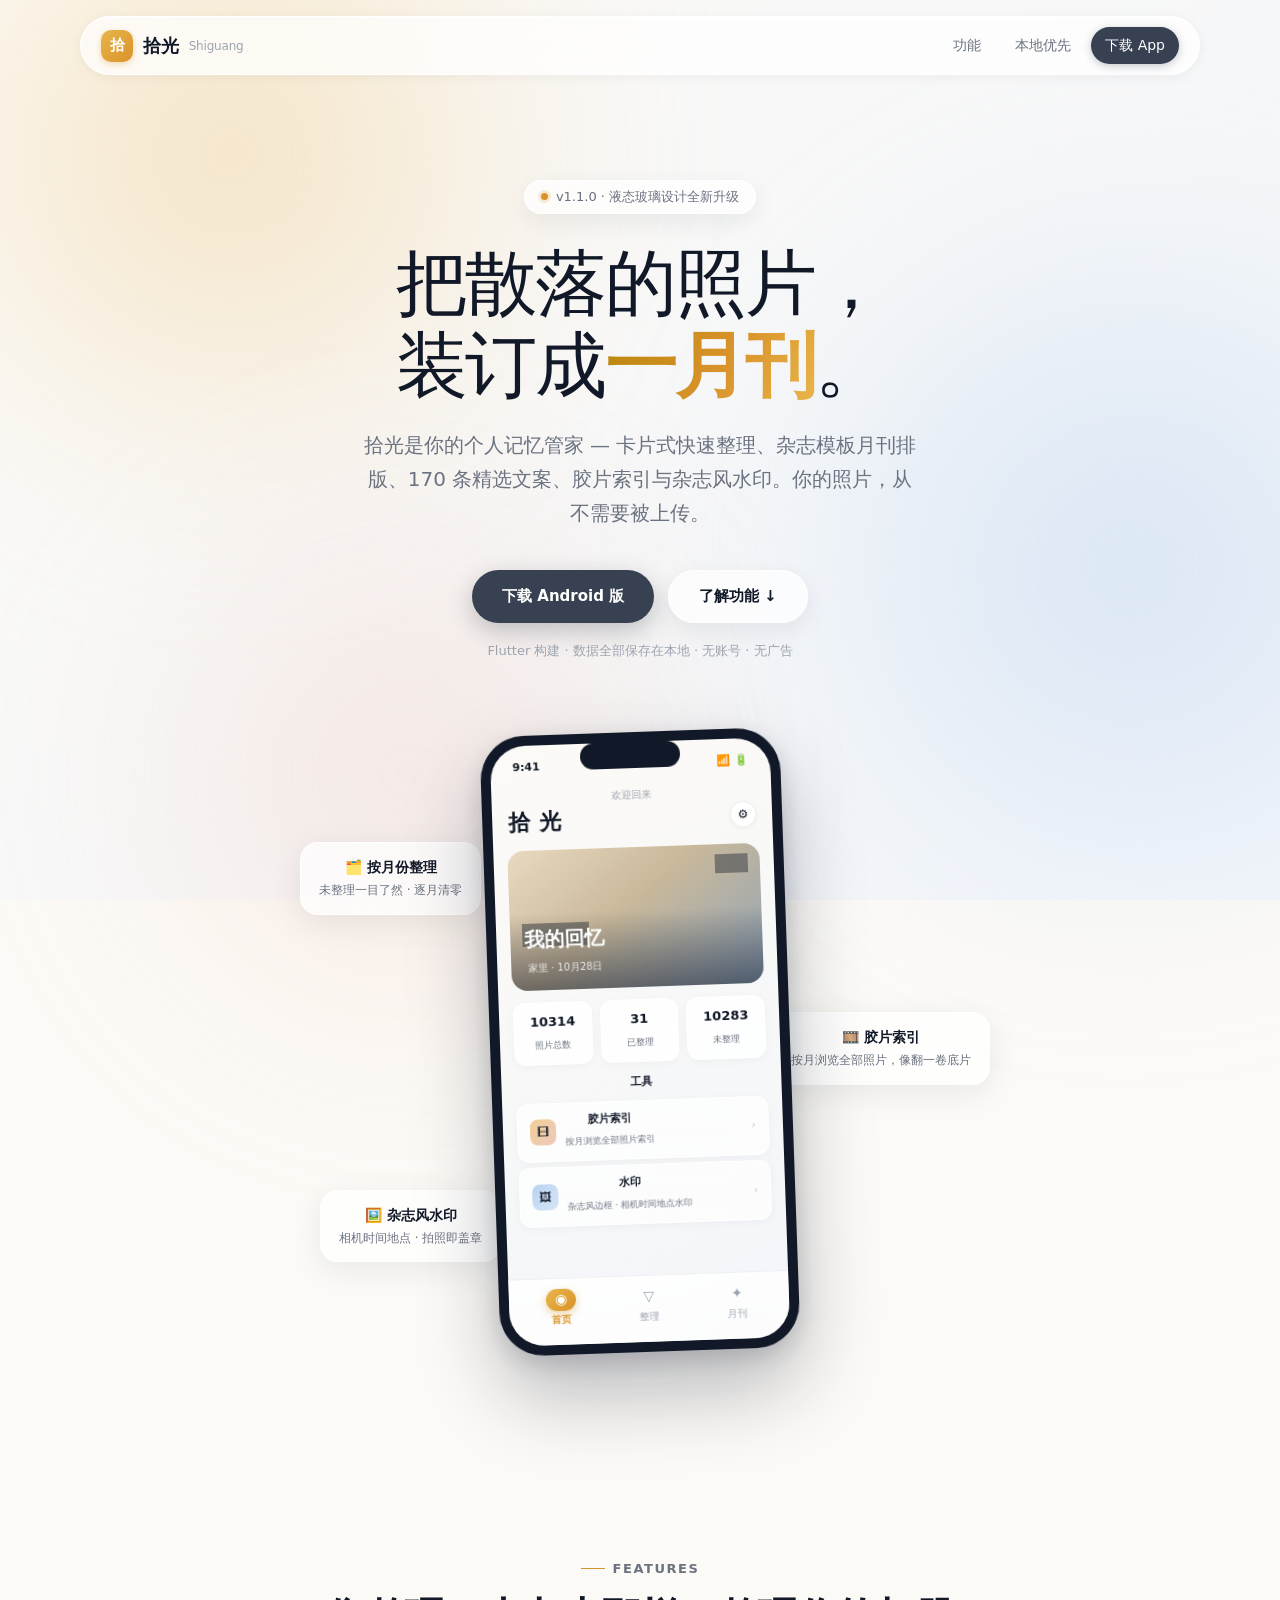
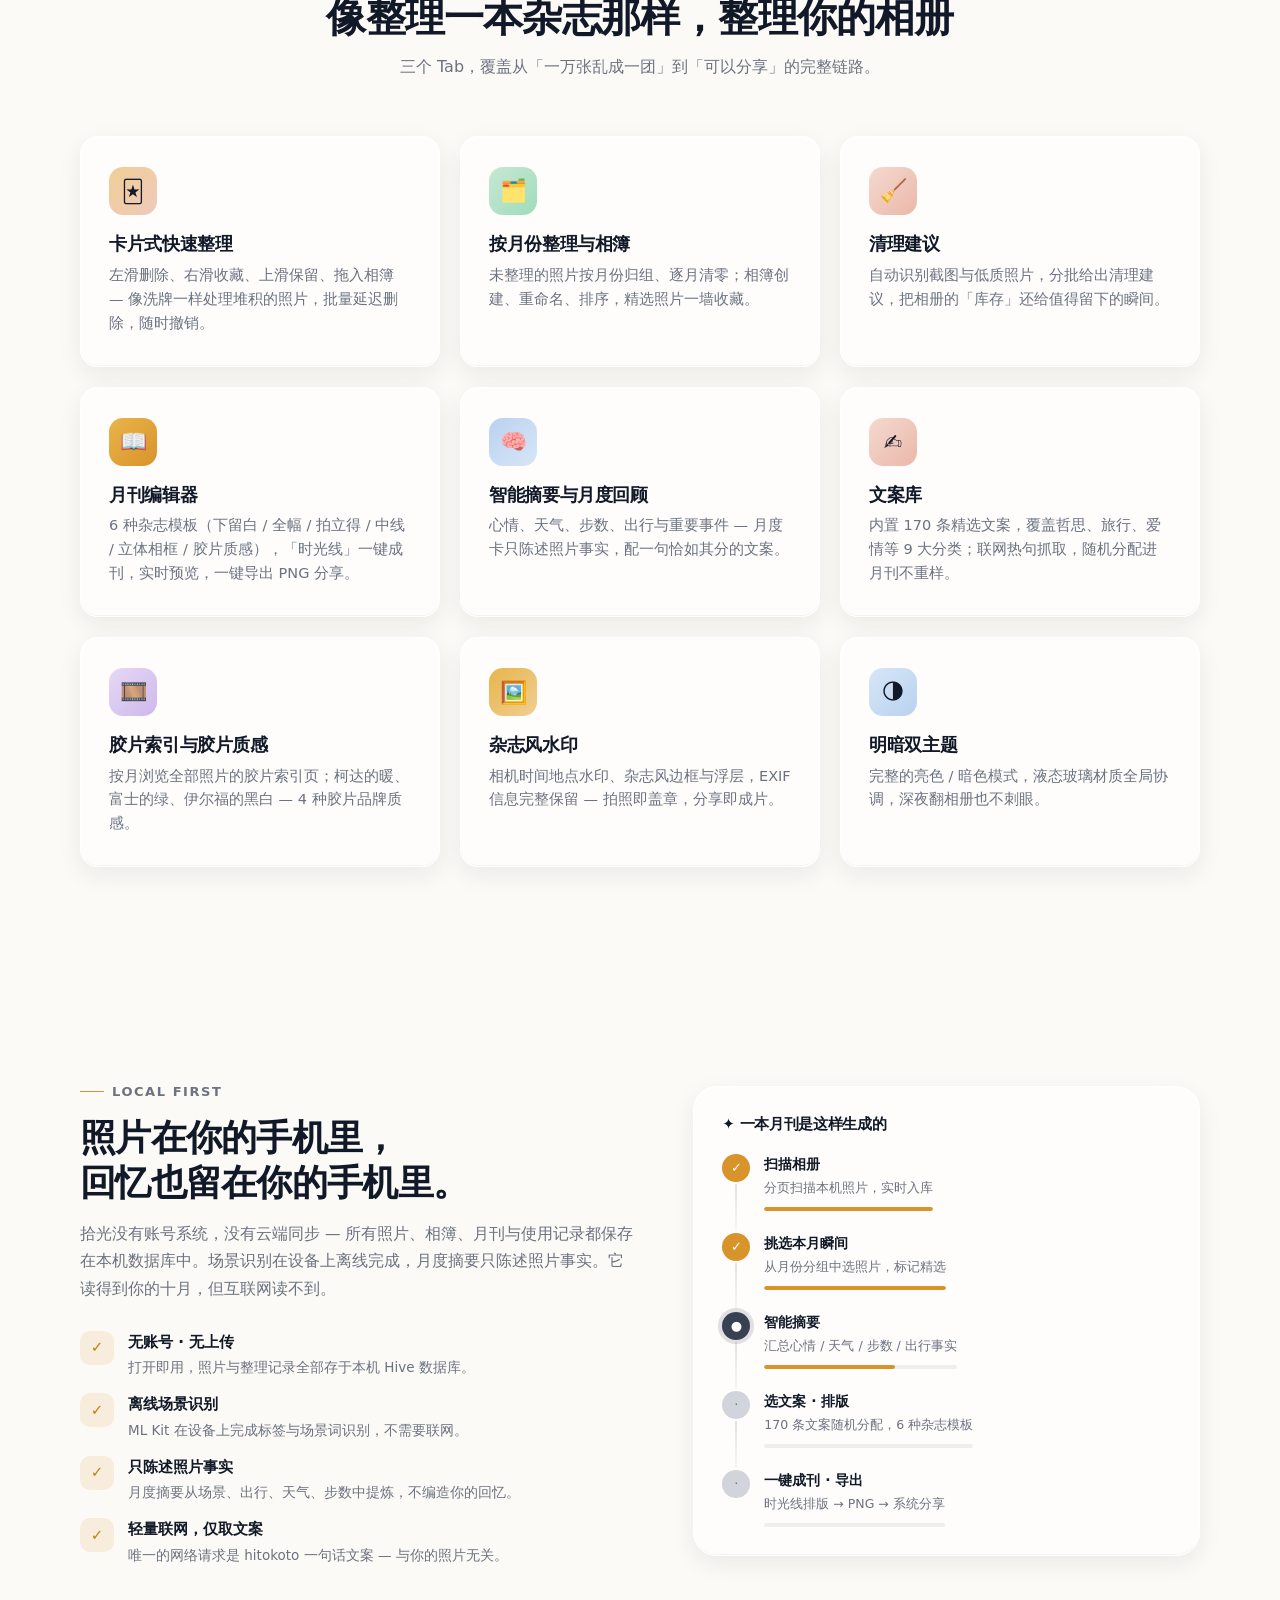
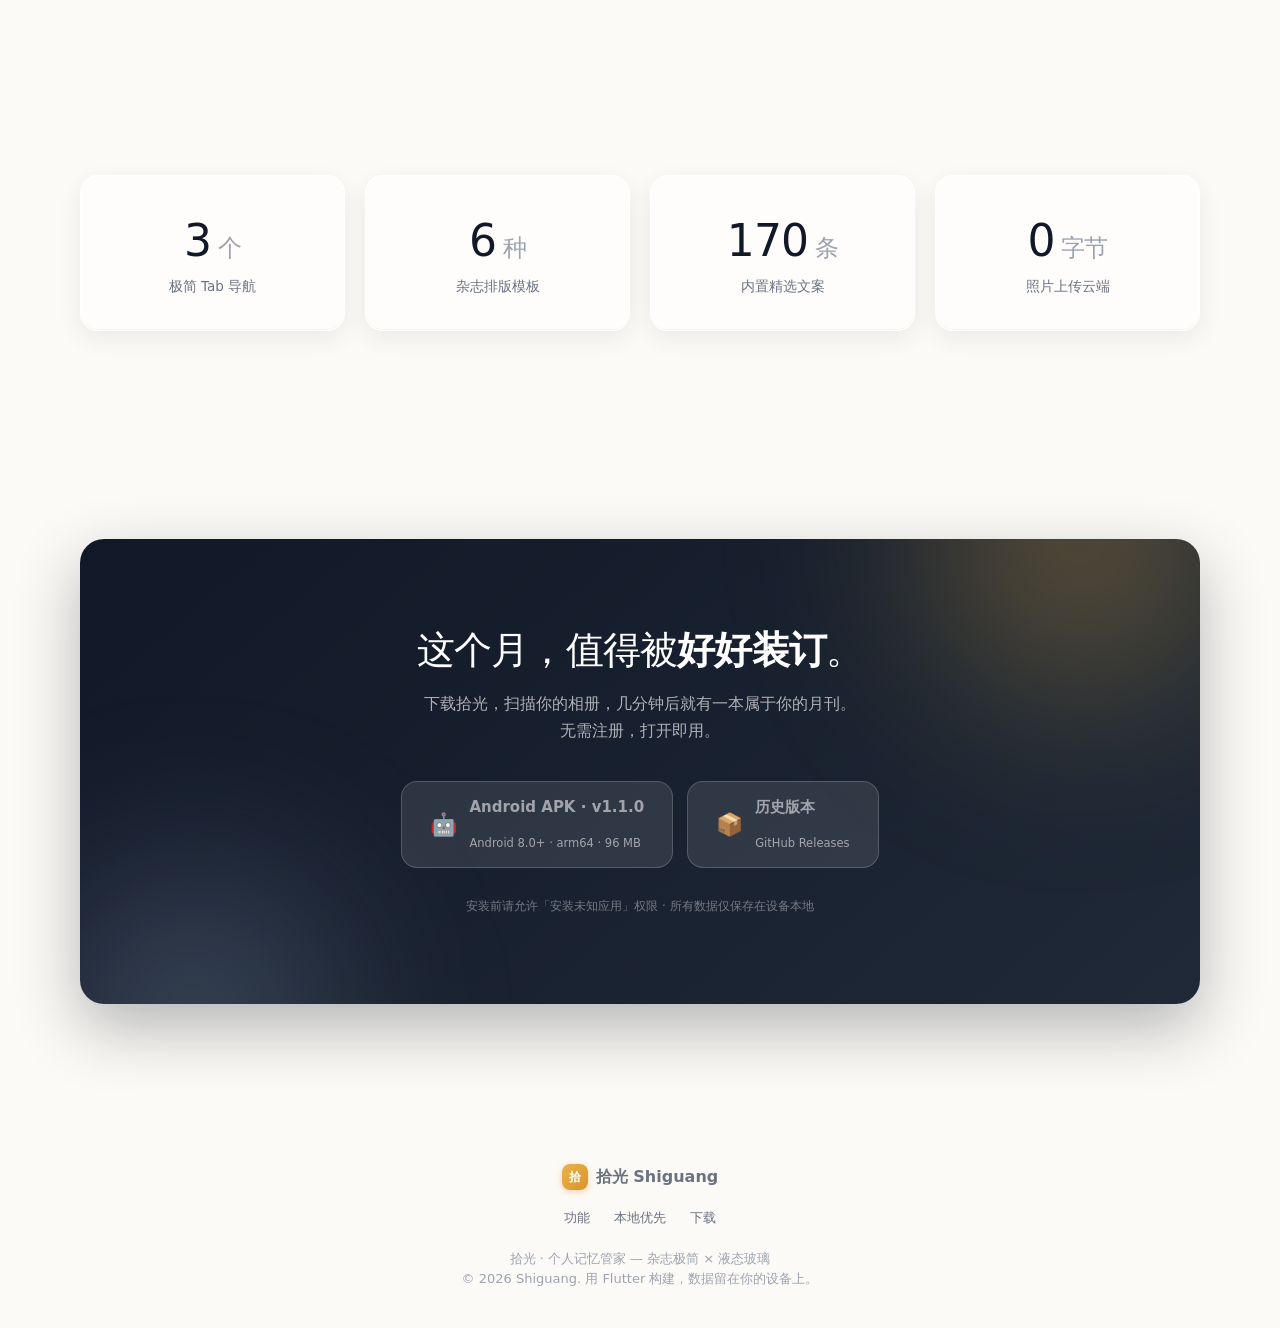
<file: docs/index.html>
<!DOCTYPE html>
<html lang="zh-CN">
<head>
<meta charset="UTF-8">
<meta name="viewport" content="width=device-width, initial-scale=1.0">
<title>拾光 · AI 相册 — 把散落的照片，装订成一月刊</title>
<meta name="description" content="拾光是一款杂志风 AI 相册应用：卡片式快速整理、6 种杂志模板月刊排版、170 条精选文案库、胶片索引与杂志风水印。所有数据保存在你的手机里，无账号、无上传。">
<meta property="og:title" content="拾光 · AI 相册">
<meta property="og:description" content="把散落的照片，装订成一月刊。个人记忆管家，数据不出设备，无账号无广告。">
<meta property="og:type" content="website">
<link rel="icon" href="data:image/svg+xml,%3Csvg xmlns='http://www.w3.org/2000/svg' viewBox='0 0 100 100'%3E%3Ctext y='.9em' font-size='90'%3E📸%3C/text%3E%3C/svg%3E">
<style>
/* ============ Design Tokens（源自拾光实机设计：杂志极简 + 玻璃拟态 + 琥珀金强调） ============ */
:root{
  --bg:#FCFAF6;
  --bg-cool:#F2F5FA;
  --text-primary:#111827;
  --text-secondary:#6B7280;
  --text-tertiary:#9CA3AF;
  --primary:#374151;
  --primary-hover:#1F2937;
  --amber:#D9932B;
  --amber-deep:#B8860B;
  --border:rgba(0,0,0,.06);
  --glass-fill:rgba(255,255,255,.58);
  --glass-fill-strong:rgba(255,255,255,.72);
  --glass-border:rgba(255,255,255,.95);
  --shadow-card:0 8px 24px rgba(15,23,42,.07);
  --shadow-float:0 8px 32px rgba(15,23,42,.08);
  --radius-lg:18px;
  --radius-xl:24px;
  --radius-full:9999px;
  --transition:250ms ease;
  --accent-sunset:linear-gradient(135deg,#F0CF95,#EFC9BC);
  --accent-ocean:linear-gradient(135deg,#B9D2F0,#D7E6F7);
  --serif:'Noto Serif SC',Georgia,'Songti SC',serif;
}
*{margin:0;padding:0;box-sizing:border-box}
html{scroll-behavior:smooth}
body{
  font-family:'Inter','Noto Sans SC',system-ui,-apple-system,'PingFang SC','Microsoft YaHei',sans-serif;
  color:var(--text-primary);
  background:var(--bg);
  line-height:1.5;
  -webkit-font-smoothing:antialiased;
  overflow-x:hidden;
}
/* ============ 环境光背景（App 内 AppBackground 同款） ============ */
.ambient{
  position:fixed;inset:0;z-index:-2;
  background:linear-gradient(135deg,var(--bg),var(--bg-cool));
}
.ambient::before,.ambient::after{
  content:"";position:absolute;border-radius:50%;filter:blur(90px);
}
.ambient::before{
  width:60vw;height:60vw;top:-18vw;left:-12vw;
  background:radial-gradient(circle,#F0CF95 0%,rgba(240,207,149,0) 70%);opacity:.55;
}
.ambient::after{
  width:64vw;height:64vw;top:12vw;right:-20vw;
  background:radial-gradient(circle,#B9D2F0 0%,rgba(185,210,240,0) 70%);opacity:.50;
}
.ambient-c{
  position:fixed;z-index:-2;width:52vw;height:52vw;bottom:-16vw;left:6vw;
  border-radius:50%;filter:blur(90px);
  background:radial-gradient(circle,#EFC9BC 0%,rgba(239,201,188,0) 70%);opacity:.40;
}
/* ============ 通用 ============ */
.container{max-width:1120px;margin:0 auto;padding:0 24px}
.glass{
  background:var(--glass-fill);
  border:1px solid var(--glass-border);
  box-shadow:var(--shadow-card),inset 0 1px 0 rgba(255,255,255,.6),inset 0 -1px 0 rgba(0,0,0,.04);
  backdrop-filter:blur(20px);-webkit-backdrop-filter:blur(20px);
  border-radius:var(--radius-lg);
}
.eyebrow{
  display:inline-flex;align-items:center;gap:8px;
  font-size:13px;font-weight:600;letter-spacing:.12em;color:var(--text-secondary);
  text-transform:uppercase;
}
.eyebrow::before{content:"";width:24px;height:1.5px;background:var(--amber)}
h1,h2,h3{letter-spacing:-.02em;line-height:1.25;font-weight:600}
.section{padding:104px 0}
.section-head{max-width:640px;margin:0 auto 56px;text-align:center}
.section-head h2{font-size:clamp(28px,4vw,40px);margin:14px 0 12px}
.section-head p{color:var(--text-secondary);font-size:16px;line-height:1.65}
.reveal{opacity:0;transform:translateY(24px);transition:opacity .7s ease,transform .7s ease}
.reveal.in{opacity:1;transform:none}
/* ============ 导航 ============ */
.nav{
  position:fixed;top:16px;left:50%;transform:translateX(-50%);
  width:min(1120px,calc(100% - 32px));z-index:100;
  display:flex;align-items:center;justify-content:space-between;
  padding:10px 20px;border-radius:var(--radius-full);
  background:var(--glass-fill-strong);
  border:1px solid var(--glass-border);
  box-shadow:0 2px 12px rgba(15,23,42,.05),inset 0 1px 0 rgba(255,255,255,.6);
  backdrop-filter:blur(30px);-webkit-backdrop-filter:blur(30px);
}
.logo{display:flex;align-items:center;gap:10px;font-weight:700;font-size:18px;letter-spacing:-.01em;color:var(--text-primary);text-decoration:none}
.logo-mark{
  width:32px;height:32px;border-radius:10px;display:grid;place-items:center;
  background:linear-gradient(135deg,#E8B54A,#D9932B);color:#fff;font-size:15px;
  box-shadow:0 2px 6px rgba(217,147,43,.35);
}
.nav-links{display:flex;gap:6px;align-items:center}
.nav-links a{
  color:var(--text-secondary);text-decoration:none;font-size:14px;font-weight:500;
  padding:8px 14px;border-radius:var(--radius-full);transition:var(--transition);
}
.nav-links a:hover{color:var(--text-primary);background:rgba(0,0,0,.05)}
.nav-cta{
  background:var(--primary);color:#fff !important;box-shadow:0 2px 8px rgba(31,41,55,.25);
}
.nav-cta:hover{background:var(--primary-hover) !important}
@media(max-width:760px){.nav-links a:not(.nav-cta){display:none}}
/* ============ Hero ============ */
.hero{padding:180px 0 96px;text-align:center}
.hero-badge{
  display:inline-flex;align-items:center;gap:8px;
  padding:6px 16px;border-radius:var(--radius-full);
  background:var(--glass-fill-strong);border:1px solid var(--glass-border);
  font-size:13px;color:var(--text-secondary);
  box-shadow:var(--shadow-card);backdrop-filter:blur(20px);
}
.hero-badge .dot{width:7px;height:7px;border-radius:50%;background:var(--amber);box-shadow:0 0 0 3px rgba(217,147,43,.18)}
.hero h1{
  font-size:clamp(40px,7vw,72px);font-weight:300;letter-spacing:-.03em;
  margin:28px 0 8px;line-height:1.15;
}
.hero h1 .serif{font-family:var(--serif);font-weight:600}
.hero h1 .grad{
  background:linear-gradient(120deg,var(--amber-deep),var(--amber) 55%,#E8B54A);
  -webkit-background-clip:text;background-clip:text;color:transparent;
}
.hero-sub{font-size:clamp(16px,2.2vw,20px);color:var(--text-secondary);max-width:560px;margin:20px auto 0;line-height:1.7}
.hero-actions{display:flex;gap:14px;justify-content:center;margin-top:40px;flex-wrap:wrap}
.btn{
  display:inline-flex;align-items:center;gap:8px;
  padding:14px 30px;border-radius:var(--radius-full);
  font-size:15px;font-weight:600;text-decoration:none;
  transition:var(--transition);cursor:pointer;border:none;
}
.btn-primary{background:var(--primary);color:#fff;box-shadow:0 8px 24px rgba(31,41,55,.25)}
.btn-primary:hover{background:var(--primary-hover);transform:translateY(-2px);box-shadow:0 12px 32px rgba(31,41,55,.3)}
.btn-ghost{background:var(--glass-fill-strong);color:var(--text-primary);border:1px solid var(--glass-border);box-shadow:var(--shadow-card);backdrop-filter:blur(20px)}
.btn-ghost:hover{transform:translateY(-2px)}
.hero-meta{margin-top:18px;font-size:13px;color:var(--text-tertiary)}
/* ============ 手机 mockup（按实机首页复刻） ============ */
.hero-stage{margin-top:72px;display:flex;justify-content:center;position:relative}
.phone{
  width:300px;height:620px;border-radius:44px;position:relative;
  background:#111827;padding:10px;
  box-shadow:0 40px 80px rgba(15,23,42,.28),0 8px 24px rgba(15,23,42,.15);
  transform:rotate(-2deg);transition:transform .6s ease;
}
.phone:hover{transform:rotate(0deg) translateY(-8px)}
.phone-screen{
  width:100%;height:100%;border-radius:35px;overflow:hidden;position:relative;
  background:linear-gradient(150deg,#FCFAF6,#F2F5FA);
  display:flex;flex-direction:column;
}
.phone-notch{position:absolute;top:10px;left:50%;transform:translateX(-50%);width:100px;height:26px;background:#111827;border-radius:14px;z-index:5}
.p-status{display:flex;justify-content:space-between;padding:14px 22px 6px;font-size:11px;font-weight:600;color:#111827}
.p-greet{padding:8px 16px 2px}
.p-greet span{font-size:10px;color:#9CA3AF;display:block}
.p-greet-row{display:flex;justify-content:space-between;align-items:center}
.p-greet b{font-size:22px;font-weight:600;color:#111827;letter-spacing:.02em}
.p-gear{width:26px;height:26px;border-radius:50%;background:#fff;border:1px solid rgba(0,0,0,.06);display:grid;place-items:center;font-size:12px;box-shadow:0 1px 4px rgba(0,0,0,.05)}
.p-hero{
  margin:10px 14px 0;border-radius:16px;height:140px;position:relative;overflow:hidden;
  background:linear-gradient(140deg,#E8D9C0,#C9B89A 45%,#8FA3B8);
}
.p-hero::after{content:"";position:absolute;inset:0;background:linear-gradient(to top,rgba(17,24,39,.5),transparent 55%)}
.p-hero-badge{
  position:absolute;left:12px;bottom:44px;z-index:2;
  font-size:9px;color:#fff;background:rgba(17,24,39,.4);border:1px solid rgba(255,255,255,.35);
  padding:3px 9px;border-radius:99px;backdrop-filter:blur(6px);
}
.p-hero-text{position:absolute;bottom:12px;left:14px;color:#fff;z-index:2}
.p-hero-text b{display:block;font-size:20px;font-weight:600}
.p-hero-text span{font-size:10px;opacity:.85}
.p-fav{position:absolute;top:10px;right:12px;z-index:2;font-size:9px;color:#fff;background:rgba(17,24,39,.4);border-radius:99px;padding:3px 8px;backdrop-filter:blur(6px)}
.p-stats{display:flex;gap:8px;padding:12px 14px 0}
.p-stat{flex:1;background:rgba(255,255,255,.8);border:1px solid rgba(255,255,255,.95);border-radius:12px;padding:9px 4px;text-align:center;box-shadow:0 2px 8px rgba(15,23,42,.04)}
.p-stat b{display:block;font-size:13px;color:#111827}
.p-stat span{font-size:8.5px;color:#6B7280}
.p-sec{font-size:11px;font-weight:700;color:#111827;padding:12px 16px 4px}
.p-tool{
  margin:5px 14px 0;border-radius:12px;padding:9px 12px;
  background:rgba(255,255,255,.72);border:1px solid rgba(255,255,255,.95);
  box-shadow:0 2px 8px rgba(15,23,42,.04);backdrop-filter:blur(20px);
  display:flex;align-items:center;gap:9px;
}
.p-tool-ico{width:26px;height:26px;border-radius:8px;background:var(--accent-sunset);display:grid;place-items:center;font-size:12px}
.p-tool-ico.blue{background:linear-gradient(135deg,#B9D2F0,#D7E6F7)}
.p-tool-t b{display:block;font-size:10.5px;color:#111827}
.p-tool-t span{font-size:8.5px;color:#6B7280}
.p-tool .arr{margin-left:auto;color:#C4C9D2;font-size:11px}
.p-tabbar{
  margin-top:auto;display:flex;justify-content:space-around;padding:10px 8px 18px;
  background:rgba(255,255,255,.9);border-top:1px solid rgba(0,0,0,.05);backdrop-filter:blur(40px);
}
.p-tab{font-size:9.5px;color:#9CA3AF;text-align:center}
.p-tab.act{color:var(--amber);font-weight:600}
.p-tab .ico{
  display:grid;place-items:center;width:30px;height:22px;margin:0 auto 2px;font-style:normal;font-size:14px;
}
.p-tab.act .ico{background:linear-gradient(135deg,#E8B54A,#D9932B);color:#fff;border-radius:99px;box-shadow:0 3px 8px rgba(217,147,43,.4)}
/* hero 两侧漂浮玻璃卡 */
.float-card{
  position:absolute;border-radius:var(--radius-lg);padding:14px 18px;
  background:var(--glass-fill-strong);border:1px solid var(--glass-border);
  box-shadow:var(--shadow-float);backdrop-filter:blur(30px);
  font-size:13px;animation:float 6s ease-in-out infinite;
}
.float-card b{display:block;font-size:14px;margin-bottom:2px}
.float-card span{color:var(--text-secondary);font-size:12px}
.fc-1{left:calc(50% - 340px);top:110px;animation-delay:0s}
.fc-2{right:calc(50% - 350px);top:280px;animation-delay:2s}
.fc-3{left:calc(50% - 320px);bottom:90px;animation-delay:4s}
@keyframes float{0%,100%{transform:translateY(0)}50%{transform:translateY(-12px)}}
@media(max-width:920px){.float-card{display:none}}
/* ============ 特性网格 ============ */
.features{display:grid;grid-template-columns:repeat(3,1fr);gap:20px}
@media(max-width:900px){.features{grid-template-columns:1fr 1fr}}
@media(max-width:600px){.features{grid-template-columns:1fr}}
.feature{padding:30px 28px;transition:var(--transition)}
.feature:hover{transform:translateY(-6px);box-shadow:0 16px 40px rgba(15,23,42,.10)}
.feature-ico{
  width:48px;height:48px;border-radius:14px;display:grid;place-items:center;
  font-size:22px;margin-bottom:18px;
}
.fi-1{background:var(--accent-sunset)}
.fi-2{background:linear-gradient(135deg,#E8B54A,#D9932B)}
.fi-3{background:var(--accent-ocean)}
.fi-4{background:linear-gradient(135deg,#C7E8D4,#9FDCBB)}
.fi-5{background:linear-gradient(135deg,#E6D9F5,#CDB8EC)}
.fi-6{background:linear-gradient(135deg,#F5D9D0,#EAB8A9)}
.feature h3{font-size:18px;margin-bottom:8px}
.feature p{color:var(--text-secondary);font-size:14.5px;line-height:1.65}
/* ============ 本地优先区 ============ */
.privacy{position:relative}
.privacy-grid{display:grid;grid-template-columns:1.1fr 1fr;gap:56px;align-items:center}
@media(max-width:860px){.privacy-grid{grid-template-columns:1fr;gap:36px}}
.privacy h2{font-size:clamp(26px,3.6vw,36px);margin:14px 0 16px}
.privacy p{color:var(--text-secondary);line-height:1.75;font-size:15.5px}
.privacy-points{margin-top:28px;display:grid;gap:14px}
.point{display:flex;gap:14px;align-items:flex-start}
.point-ico{
  flex:none;width:34px;height:34px;border-radius:10px;display:grid;place-items:center;
  background:rgba(217,147,43,.12);color:var(--amber-deep);font-size:15px;font-weight:700;
}
.point b{font-size:15px;display:block;margin-bottom:2px}
.point span{color:var(--text-secondary);font-size:13.5px;line-height:1.6}
.pipeline{padding:28px;border-radius:var(--radius-xl)}
.pipeline h3{font-size:15px;margin-bottom:20px;display:flex;align-items:center;gap:8px}
.step{display:flex;gap:14px;position:relative;padding-bottom:22px}
.step:last-child{padding-bottom:0}
.step::before{
  content:"";position:absolute;left:13px;top:30px;bottom:2px;width:2px;
  background:linear-gradient(to bottom,rgba(17,24,39,.12),rgba(17,24,39,.03));
}
.step:last-child::before{display:none}
.step-ico{
  flex:none;width:28px;height:28px;border-radius:50%;display:grid;place-items:center;
  font-size:13px;z-index:1;color:#fff;
}
.s-done{background:var(--amber)}
.s-run{background:#374151;box-shadow:0 0 0 4px rgba(55,65,81,.15)}
.s-wait{background:#D1D5DB;color:#6B7280}
.step b{font-size:14px;display:block}
.step span{font-size:12.5px;color:var(--text-secondary)}
.step-bar{height:4px;border-radius:99px;background:rgba(0,0,0,.06);margin-top:8px;overflow:hidden;max-width:240px}
.step-bar i{display:block;height:100%;border-radius:99px;background:var(--amber)}
/* ============ 数据条 ============ */
.stats{display:grid;grid-template-columns:repeat(4,1fr);gap:20px;text-align:center}
@media(max-width:700px){.stats{grid-template-columns:1fr 1fr}}
.stat b{display:block;font-size:clamp(30px,4vw,44px);font-weight:300;letter-spacing:-.02em}
.stat b em{font-style:normal;font-size:.55em;color:var(--text-tertiary)}
.stat span{color:var(--text-secondary);font-size:13.5px}
/* ============ 下载区 ============ */
.download{
  text-align:center;padding:88px 32px;border-radius:var(--radius-xl);position:relative;overflow:hidden;
  background:linear-gradient(140deg,#111827,#1F2937);
  color:#fff;box-shadow:0 24px 64px rgba(17,24,39,.3);
}
.download::before{
  content:"";position:absolute;width:480px;height:480px;border-radius:50%;
  top:-240px;right:-120px;filter:blur(80px);
  background:radial-gradient(circle,rgba(232,181,74,.4),transparent 70%);
}
.download::after{
  content:"";position:absolute;width:420px;height:420px;border-radius:50%;
  bottom:-220px;left:-100px;filter:blur(80px);
  background:radial-gradient(circle,rgba(185,210,240,.3),transparent 70%);
}
.download>*{position:relative;z-index:1}
.download h2{font-size:clamp(26px,4vw,38px);font-weight:300}
.download h2 .serif{font-family:var(--serif);font-weight:600}
.download p{color:rgba(255,255,255,.65);margin:16px auto 36px;max-width:480px;line-height:1.7}
.dl-btns{display:flex;gap:14px;justify-content:center;flex-wrap:wrap}
.dl-btn{
  display:inline-flex;align-items:center;gap:12px;padding:14px 28px;border-radius:16px;
  background:rgba(255,255,255,.1);border:1px solid rgba(255,255,255,.18);
  color:#fff;text-decoration:none;transition:var(--transition);text-align:left;
}
.dl-btn:hover{background:rgba(255,255,255,.18);transform:translateY(-2px)}
.dl-btn i{font-style:normal;font-size:22px}
.dl-btn b{display:block;font-size:15px}
.dl-btn span{font-size:11.5px;color:rgba(255,255,255,.55)}
/* ============ Footer ============ */
footer{padding:56px 0 40px;text-align:center;color:var(--text-tertiary);font-size:13px}
footer .f-logo{font-weight:700;font-size:16px;color:var(--text-secondary);margin-bottom:10px;display:flex;justify-content:center;align-items:center;gap:8px}
footer .f-links{display:flex;gap:24px;justify-content:center;margin:18px 0 22px}
footer .f-links a{color:var(--text-secondary);text-decoration:none;font-size:13px}
footer .f-links a:hover{color:var(--text-primary)}
</style>
</head>
<body>

<div class="ambient"></div>
<div class="ambient-c"></div>

<!-- 导航 -->
<nav class="nav">
  <a class="logo" href="#top"><span class="logo-mark">拾</span>拾光 <span style="font-size:12px;font-weight:500;color:var(--text-tertiary)">Shiguang</span></a>
  <div class="nav-links">
    <a href="#features">功能</a>
    <a href="#local">本地优先</a>
    <a href="#download" class="nav-cta">下载 App</a>
  </div>
</nav>

<!-- Hero -->
<header class="hero container" id="top">
  <div class="hero-badge"><span class="dot"></span>v1.1.0 · 液态玻璃设计全新升级</div>
  <h1>把散落的照片，<br>装订成<span class="serif grad">一月刊</span>。</h1>
  <p class="hero-sub">拾光是你的个人记忆管家 — 卡片式快速整理、杂志模板月刊排版、170 条精选文案、胶片索引与杂志风水印。你的照片，从不需要被上传。</p>
  <div class="hero-actions">
    <a href="#download" class="btn btn-primary">下载 Android 版</a>
    <a href="#features" class="btn btn-ghost">了解功能 ↓</a>
  </div>
  <p class="hero-meta">Flutter 构建 · 数据全部保存在本地 · 无账号 · 无广告</p>

  <div class="hero-stage">
    <div class="float-card fc-1"><b>🗂️ 按月份整理</b><span>未整理一目了然 · 逐月清零</span></div>
    <div class="float-card fc-2"><b>🎞️ 胶片索引</b><span>按月浏览全部照片，像翻一卷底片</span></div>
    <div class="float-card fc-3"><b>🖼️ 杂志风水印</b><span>相机时间地点 · 拍照即盖章</span></div>

    <div class="phone">
      <div class="phone-notch"></div>
      <div class="phone-screen">
        <div class="p-status"><span>9:41</span><span>📶 🔋</span></div>
        <div class="p-greet">
          <span>欢迎回来</span>
          <div class="p-greet-row"><b>拾 光</b><div class="p-gear">⚙</div></div>
        </div>
        <div class="p-hero">
          <div class="p-fav">♥ 1</div>
          <div class="p-hero-badge">✦ 精选回忆</div>
          <div class="p-hero-text"><b>我的回忆</b><span>家里 · 10月28日</span></div>
        </div>
        <div class="p-stats">
          <div class="p-stat"><b>10314</b><span>照片总数</span></div>
          <div class="p-stat"><b>31</b><span>已整理</span></div>
          <div class="p-stat"><b>10283</b><span>未整理</span></div>
        </div>
        <div class="p-sec">工具</div>
        <div class="p-tool">
          <div class="p-tool-ico">🎞</div>
          <div class="p-tool-t"><b>胶片索引</b><span>按月浏览全部照片索引</span></div>
          <div class="arr">›</div>
        </div>
        <div class="p-tool">
          <div class="p-tool-ico blue">🖼</div>
          <div class="p-tool-t"><b>水印</b><span>杂志风边框 · 相机时间地点水印</span></div>
          <div class="arr">›</div>
        </div>
        <div class="p-tabbar">
          <div class="p-tab act"><span class="ico">◉</span>首页</div>
          <div class="p-tab"><span class="ico">▽</span>整理</div>
          <div class="p-tab"><span class="ico">✦</span>月刊</div>
        </div>
      </div>
    </div>
  </div>
</header>

<!-- 功能 -->
<main>
<section class="section container" id="features">
  <div class="section-head reveal">
    <span class="eyebrow">Features</span>
    <h2>像整理一本杂志那样，整理你的相册</h2>
    <p>三个 Tab，覆盖从「一万张乱成一团」到「可以分享」的完整链路。</p>
  </div>
  <div class="features">
    <div class="feature glass reveal">
      <div class="feature-ico fi-1">🃏</div>
      <h3>卡片式快速整理</h3>
      <p>左滑删除、右滑收藏、上滑保留、拖入相簿 — 像洗牌一样处理堆积的照片，批量延迟删除，随时撤销。</p>
    </div>
    <div class="feature glass reveal">
      <div class="feature-ico fi-4">🗂️</div>
      <h3>按月份整理与相簿</h3>
      <p>未整理的照片按月份归组、逐月清零；相簿创建、重命名、排序，精选照片一墙收藏。</p>
    </div>
    <div class="feature glass reveal">
      <div class="feature-ico fi-1" style="background:linear-gradient(135deg,#F5D9D0,#EAB8A9)">🧹</div>
      <h3>清理建议</h3>
      <p>自动识别截图与低质照片，分批给出清理建议，把相册的「库存」还给值得留下的瞬间。</p>
    </div>
    <div class="feature glass reveal">
      <div class="feature-ico fi-2">📖</div>
      <h3>月刊编辑器</h3>
      <p>6 种杂志模板（下留白 / 全幅 / 拍立得 / 中线 / 立体相框 / 胶片质感），「时光线」一键成刊，实时预览，一键导出 PNG 分享。</p>
    </div>
    <div class="feature glass reveal">
      <div class="feature-ico fi-3">🧠</div>
      <h3>智能摘要与月度回顾</h3>
      <p>心情、天气、步数、出行与重要事件 — 月度卡只陈述照片事实，配一句恰如其分的文案。</p>
    </div>
    <div class="feature glass reveal">
      <div class="feature-ico fi-6">✍️</div>
      <h3>文案库</h3>
      <p>内置 170 条精选文案，覆盖哲思、旅行、爱情等 9 大分类；联网热句抓取，随机分配进月刊不重样。</p>
    </div>
    <div class="feature glass reveal">
      <div class="feature-ico fi-5">🎞️</div>
      <h3>胶片索引与胶片质感</h3>
      <p>按月浏览全部照片的胶片索引页；柯达的暖、富士的绿、伊尔福的黑白 — 4 种胶片品牌质感。</p>
    </div>
    <div class="feature glass reveal">
      <div class="feature-ico fi-3" style="background:linear-gradient(135deg,#E8B54A,#F0CF95)">🖼️</div>
      <h3>杂志风水印</h3>
      <p>相机时间地点水印、杂志风边框与浮层，EXIF 信息完整保留 — 拍照即盖章，分享即成片。</p>
    </div>
    <div class="feature glass reveal">
      <div class="feature-ico fi-4" style="background:linear-gradient(135deg,#D7E6F7,#B9D2F0)">🌗</div>
      <h3>明暗双主题</h3>
      <p>完整的亮色 / 暗色模式，液态玻璃材质全局协调，深夜翻相册也不刺眼。</p>
    </div>
  </div>
</section>

<!-- 本地优先 -->
<section class="section container privacy" id="local">
  <div class="privacy-grid">
    <div class="reveal">
      <span class="eyebrow">Local First</span>
      <h2>照片在你的手机里，<br>回忆也留在你的手机里。</h2>
      <p>拾光没有账号系统，没有云端同步 — 所有照片、相簿、月刊与使用记录都保存在本机数据库中。场景识别在设备上离线完成，月度摘要只陈述照片事实。它读得到你的十月，但互联网读不到。</p>
      <div class="privacy-points">
        <div class="point"><div class="point-ico">✓</div><div><b>无账号 · 无上传</b><span>打开即用，照片与整理记录全部存于本机 Hive 数据库。</span></div></div>
        <div class="point"><div class="point-ico">✓</div><div><b>离线场景识别</b><span>ML Kit 在设备上完成标签与场景词识别，不需要联网。</span></div></div>
        <div class="point"><div class="point-ico">✓</div><div><b>只陈述照片事实</b><span>月度摘要从场景、出行、天气、步数中提炼，不编造你的回忆。</span></div></div>
        <div class="point"><div class="point-ico">✓</div><div><b>轻量联网，仅取文案</b><span>唯一的网络请求是 hitokoto 一句话文案 — 与你的照片无关。</span></div></div>
      </div>
    </div>
    <div class="pipeline glass reveal">
      <h3>✦ 一本月刊是这样生成的</h3>
      <div class="step">
        <div class="step-ico s-done">✓</div>
        <div><b>扫描相册</b><span>分页扫描本机照片，实时入库</span><div class="step-bar"><i style="width:100%"></i></div></div>
      </div>
      <div class="step">
        <div class="step-ico s-done">✓</div>
        <div><b>挑选本月瞬间</b><span>从月份分组中选照片，标记精选</span><div class="step-bar"><i style="width:100%"></i></div></div>
      </div>
      <div class="step">
        <div class="step-ico s-run">●</div>
        <div><b>智能摘要</b><span>汇总心情 / 天气 / 步数 / 出行事实</span><div class="step-bar"><i style="width:68%"></i></div></div>
      </div>
      <div class="step">
        <div class="step-ico s-wait">·</div>
        <div><b>选文案 · 排版</b><span>170 条文案随机分配，6 种杂志模板</span><div class="step-bar"><i style="width:0%"></i></div></div>
      </div>
      <div class="step">
        <div class="step-ico s-wait">·</div>
        <div><b>一键成刊 · 导出</b><span>时光线排版 → PNG → 系统分享</span><div class="step-bar"><i style="width:0%"></i></div></div>
      </div>
    </div>
  </div>
</section>

<!-- 数据条 -->
<section class="section container">
  <div class="stats">
    <div class="stat glass reveal" style="padding:32px 12px"><b>3<em> 个</em></b><span>极简 Tab 导航</span></div>
    <div class="stat glass reveal" style="padding:32px 12px"><b>6<em> 种</em></b><span>杂志排版模板</span></div>
    <div class="stat glass reveal" style="padding:32px 12px"><b>170<em> 条</em></b><span>内置精选文案</span></div>
    <div class="stat glass reveal" style="padding:32px 12px"><b>0<em> 字节</em></b><span>照片上传云端</span></div>
  </div>
</section>

<!-- 下载 -->
<section class="section container" id="download">
  <div class="download reveal">
    <h2>这个月，值得被<span class="serif">好好装订</span>。</h2>
    <p>下载拾光，扫描你的相册，几分钟后就有一本属于你的月刊。<br>无需注册，打开即用。</p>
    <div class="dl-btns">
      <a class="dl-btn" href="apks/shiguang-v1.1.0-release.apk" download>
        <i>🤖</i><span><b>Android APK · v1.1.0</b><br><span>Android 8.0+ · arm64 · 96 MB</span></span>
      </a>
      <a class="dl-btn" href="https://github.com/rpxly/shiguang/releases" target="_blank" rel="noopener">
        <i>📦</i><span><b>历史版本</b><br><span>GitHub Releases</span></span>
      </a>
    </div>
    <p style="margin-top:28px;margin-bottom:0;font-size:12px;color:rgba(255,255,255,.4)">安装前请允许「安装未知应用」权限 · 所有数据仅保存在设备本地</p>
  </div>
</section>
</main>

<footer>
  <div class="container">
    <div class="f-logo"><span class="logo-mark" style="width:26px;height:26px;font-size:12px;border-radius:8px">拾</span>拾光 Shiguang</div>
    <div class="f-links">
      <a href="#features">功能</a>
      <a href="#local">本地优先</a>
      <a href="#download">下载</a>
    </div>
    <p>拾光 · 个人记忆管家 — 杂志极简 × 液态玻璃<br>© 2026 Shiguang. 用 Flutter 构建，数据留在你的设备上。</p>
  </div>
</footer>

<script>
// 滚动渐入
const io=new IntersectionObserver((es)=>{es.forEach(e=>{if(e.isIntersecting){e.target.classList.add('in');io.unobserve(e.target)}})},{threshold:.12});
document.querySelectorAll('.reveal').forEach(el=>io.observe(el));
</script>
</body>
</html>
</file>
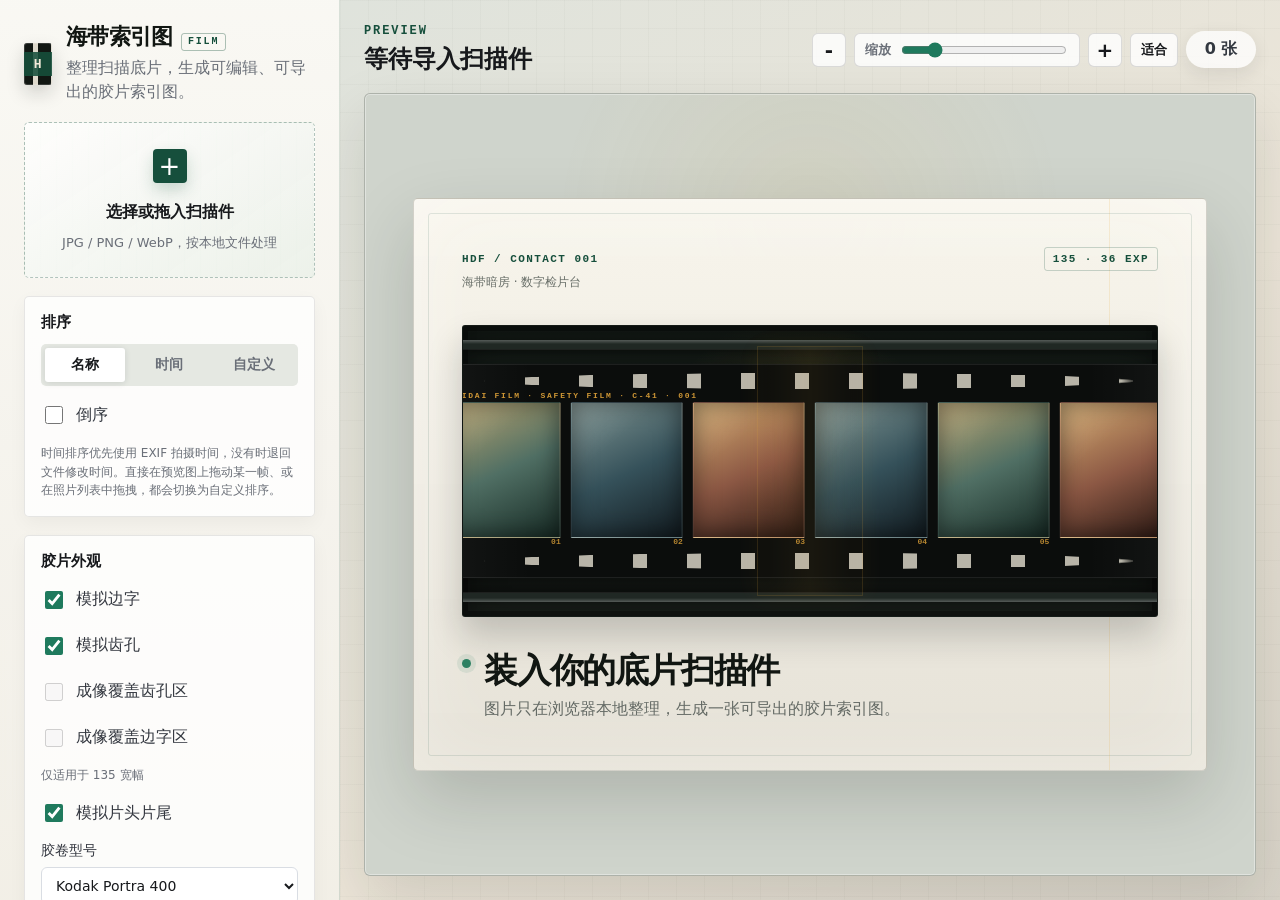
<file: assets/film-index/index.html>
<!doctype html>
<html lang="zh-CN">
  <head>
    <meta charset="utf-8" />
    <meta name="viewport" content="width=device-width, initial-scale=1" />
    <meta name="author" content="Judian99" />
    <meta name="contact" content="小红书:3661182800, 抖音:69530829181, 邮箱:1946378724@qq.com" />
    <meta name="license" content="MIT" />
    <title>海带索引图-FILM</title>
    <link rel="stylesheet" href="styles.css" />
  </head>
  <body>
    <main class="app-shell">
      <aside class="controls" aria-label="索引图设置">
        <div class="brand">
          <div class="brand-mark" aria-hidden="true"></div>
          <div class="brand-copy">
            <div class="brand-title-row">
              <h1>海带索引图</h1>
              <span class="brand-film">FILM</span>
            </div>
            <p>整理扫描底片，生成可编辑、可导出的胶片索引图。</p>
          </div>
        </div>

        <label class="drop-zone" id="dropZone">
          <input id="fileInput" type="file" accept="image/jpeg,image/png,image/webp" multiple />
          <span class="drop-icon" aria-hidden="true">+</span>
          <span class="drop-title">选择或拖入扫描件</span>
          <span class="drop-subtitle">JPG / PNG / WebP，按本地文件处理</span>
        </label>

        <section class="panel" aria-label="排序">
          <h2>排序</h2>
          <div class="segmented segmented-3" role="radiogroup" aria-label="排序方式">
            <label>
              <input type="radio" name="sortMode" value="name" checked />
              <span>名称</span>
            </label>
            <label>
              <input type="radio" name="sortMode" value="time" />
              <span>时间</span>
            </label>
            <label>
              <input type="radio" name="sortMode" value="custom" />
              <span>自定义</span>
            </label>
          </div>
          <label class="checkbox-row">
            <input id="reverseSort" type="checkbox" />
            <span>倒序</span>
          </label>
          <p class="hint">时间排序优先使用 EXIF 拍摄时间，没有时退回文件修改时间。直接在预览图上拖动某一帧、或在照片列表中拖拽，都会切换为自定义排序。</p>
        </section>

        <section class="panel" id="photoListPanel" aria-label="照片列表" style="display: none">
          <h2>照片列表</h2>
          <ul class="photo-list" id="photoList"></ul>
          <button id="clearButton" class="text-button" type="button">清空全部</button>
        </section>

        <section class="panel" aria-label="胶片外观">
          <h2>胶片外观</h2>
          <label class="checkbox-row">
            <input id="showEdgeText" type="checkbox" checked />
            <span>模拟边字</span>
          </label>
          <label class="checkbox-row">
            <input id="showSprockets" type="checkbox" checked />
            <span>模拟齿孔</span>
          </label>
          <small id="sprocketsHint" class="field-hint" hidden></small>
          <label class="checkbox-row">
            <input id="imageInSprockets" type="checkbox" />
            <span>成像覆盖齿孔区</span>
          </label>
          <label class="checkbox-row">
            <input id="imageInEdgeText" type="checkbox" />
            <span>成像覆盖边字区</span>
          </label>
          <small id="imageCoverageHint" class="field-hint" hidden></small>
          <label class="checkbox-row">
            <input id="showLeader" type="checkbox" checked />
            <span>模拟片头片尾</span>
          </label>
          <small id="leaderHint" class="field-hint" hidden></small>
          <label class="field">
            <span>胶卷型号</span>
            <select id="stockSelect"></select>
          </label>
        </section>

        <details class="panel advanced-panel" id="stockPanel">
          <summary><h2>自定义型号</h2></summary>
          <p class="hint">新增或编辑胶卷型号，保存在浏览器本地。选中内置型号时可另存为自定义型号后修改。</p>
          <label class="field">
            <span>名称</span>
            <input id="stockName" type="text" placeholder="如 Kodak Vision3 250D" maxlength="60" />
          </label>
          <label class="field">
            <span>边字字样（留空表示底片无边字）</span>
            <input id="stockEdgeText" type="text" placeholder="如 KODAK VISION3 250D" maxlength="60" />
          </label>
          <label class="field">
            <span>冲洗工艺</span>
            <select id="stockProcess">
              <option value="C-41" selected>C-41 彩色负片</option>
              <option value="BW">黑白负片</option>
              <option value="E-6">E-6 反转片</option>
              <option value="ECN-2">ECN-2 电影卷</option>
            </select>
          </label>
          <details class="stock-advanced" id="stockAdvanced">
            <summary>高级外观（默认随工艺）</summary>
            <label class="checkbox-row">
              <input id="stockInkEnabled" type="checkbox" />
              <span>自定义边字颜色</span>
            </label>
            <label class="field stock-ink-field" id="stockInkField">
              <span>边字颜色</span>
              <input id="stockInkColor" type="color" value="#ffb040" />
            </label>
            <label class="field">
              <span>交替边字字样（逗号分隔，留空随工艺）</span>
              <input id="stockPresets" type="text" placeholder="如 135-36, C-41, SAFETY FILM" />
            </label>
            <label class="field">
              <span>帧号格式</span>
              <select id="stockFrameNumber">
                <option value="">随工艺默认</option>
                <option value="N/NA">N 与 NA 双号</option>
                <option value="N">仅 N 单号</option>
              </select>
            </label>
          </details>
          <div class="stock-actions">
            <button id="stockSaveButton" class="primary-button" type="button">保存为新型号</button>
            <button id="stockDeleteButton" class="text-button" type="button" style="display: none">删除此型号</button>
          </div>
          <div class="stock-actions">
            <button id="stockExportButton" class="text-button" type="button">导出 JSON</button>
            <button id="stockImportButton" class="text-button" type="button">导入 JSON</button>
            <input id="stockImportInput" type="file" accept="application/json,.json" hidden />
          </div>
        </details>

        <section class="panel" aria-label="输出">
          <h2>输出</h2>
          <label class="field">
            <span>画幅</span>
            <select id="frameAspect">
              <option value="135" selected>135 全画幅 3:2</option>
              <option value="half">半格 3:4（每行 12 张）</option>
              <option value="66">6×6 方画幅 1:1</option>
              <option value="645">6×4.5 中画幅（竖幅）</option>
              <option value="67">6×7 中画幅</option>
              <option value="69">6×9 中画幅 84×56</option>
              <option value="wide">135 宽幅</option>
              <option value="xpan" hidden>XPan 135 宽幅 65×24（兼容）</option>
              <option value="135-69" hidden>135 宽幅 84×24（兼容）</option>
              <option value="612">6×12 宽幅中画幅</option>
              <option value="617">6×17 宽幅中画幅</option>
            </select>
          </label>
          <label class="field" id="wideSpecField" hidden>
            <span>宽幅规格</span>
            <select id="wideSpecSelect">
              <option value="xpan">XPan 65×24mm（每行 3 张）</option>
              <option value="135-69">84×24mm（6×9 相机，每行 2 张）</option>
            </select>
          </label>
          <div class="field" id="halfFrameModeField" hidden>
            <span>半格输入</span>
            <div class="segmented" role="radiogroup" aria-label="半格输入方式">
              <label>
                <input type="radio" name="halfFrameMode" value="cropped" checked />
                <span>单张裁切</span>
              </label>
              <label>
                <input type="radio" name="halfFrameMode" value="uncropped" />
                <span>单张未裁切</span>
              </label>
            </div>
          </div>
          <label class="field">
            <span>每行张数</span>
            <select id="columnsSelect">
              <option value="2">2 张</option>
              <option value="3">3 张</option>
              <option value="4">4 张</option>
              <option value="5">5 张</option>
              <option value="6" selected>6 张</option>
              <option value="7">7 张</option>
              <option value="8">8 张</option>
            </select>
            <small id="columnsHint" class="field-hint" hidden></small>
          </label>
          <label class="field">
            <span>尺寸基准</span>
            <input id="frameWidth" type="number" min="180" max="1200" step="20" value="420" />
            <small class="field-hint">135 以标准 36mm 画幅为基准，宽幅长边按物理比例增长</small>
          </label>
          <label class="field">
            <span>输出质量</span>
            <select id="exportScale">
              <option value="1">标准 1x</option>
              <option value="2" selected>精细 2x</option>
              <option value="3">超精细 3x</option>
              <option value="full">原图级</option>
            </select>
            <small class="field-hint">原图级仅支持 PNG；超出浏览器画布上限时，会流式拼接为一张完整 PNG</small>
          </label>
          <label class="field">
            <span>格式</span>
            <select id="formatSelect">
              <option value="image/png">PNG</option>
              <option value="image/jpeg">JPG</option>
            </select>
          </label>
          <label class="field" id="qualityField">
            <span>JPG 质量</span>
            <input id="jpgQuality" type="range" min="70" max="100" value="92" />
          </label>
          <button id="exportButton" class="primary-button" type="button" disabled>导出索引图</button>
        </section>

        <details class="panel advanced-panel" id="advancedPanel">
          <summary><h2>高级设置</h2></summary>
          <p class="hint">微调齿孔与边字的渲染比例，实时作用于预览和导出。</p>
          <div id="tuneFields"></div>
        </details>

      </aside>

      <section class="workspace" aria-label="预览">
        <div class="topbar">
          <div>
            <p class="eyebrow">Preview</p>
            <h2 id="statusTitle">等待导入扫描件</h2>
          </div>
          <div class="preview-tools" aria-label="预览缩放">
            <button id="zoomOut" class="icon-button" type="button" aria-label="缩小预览">-</button>
            <label class="zoom-field">
              <span>缩放</span>
              <input id="zoomRange" type="range" min="25" max="200" step="5" value="55" />
            </label>
            <button id="zoomIn" class="icon-button" type="button" aria-label="放大预览">+</button>
            <button id="zoomFit" class="text-button" type="button">适合</button>
            <div class="counter" id="imageCounter">0 张</div>
          </div>
        </div>

        <div class="preview-wrap" id="previewWrap">
          <canvas id="previewCanvas" tabindex="0" aria-label="海带索引图 FILM 预览"></canvas>
          <div class="empty-state" id="emptyState">
            <div class="film-stage" id="filmStage" data-film-state="intro">
              <div class="film-heading">
                <div>
                  <span class="film-index">HDF / CONTACT 001</span>
                  <p>海带暗房 · 数字检片台</p>
                </div>
                <span class="film-format">135 · 36 EXP</span>
              </div>

              <div class="film-viewport" aria-hidden="true">
                <div class="film-rail film-rail-top"></div>
                <div class="film-rail film-rail-bottom"></div>
                <div class="film-strip">
                  <div class="film-sprockets film-sprockets-top"></div>
                  <div class="film-edge-text">HAIDAI FILM · SAFETY FILM · C-41 · 001</div>
                  <div class="film-frames">
                    <span style="--frame-index: 0"></span>
                    <span style="--frame-index: 1"></span>
                    <span style="--frame-index: 2"></span>
                    <span style="--frame-index: 3"></span>
                    <span style="--frame-index: 4"></span>
                    <span style="--frame-index: 5"></span>
                  </div>
                  <div class="film-frame-numbers">
                    <span>01</span><span>02</span><span>03</span><span>04</span><span>05</span><span>06</span>
                  </div>
                  <div class="film-sprockets film-sprockets-bottom"></div>
                </div>
                <div class="film-scan-gate"></div>
                <div class="film-progress"><span></span></div>
              </div>

              <div class="film-copy">
                <div class="film-status-light" aria-hidden="true"></div>
                <div>
                  <h3 id="filmTitle">装入你的底片扫描件</h3>
                  <p id="filmDescription">图片只在浏览器本地整理，生成一张可导出的胶片索引图。</p>
                </div>
              </div>
            </div>
          </div>
        </div>
      </section>
    </main>

    <div class="notice" id="notice" role="status" aria-live="polite"></div>

    <!-- 帧操作菜单 -->
    <div class="frame-menu" id="frameMenu" role="menu" hidden>
      <button type="button" role="menuitem" data-action="crop">
        <span class="menu-icon">✂</span>
        <span>裁切</span>
      </button>
      <button type="button" role="menuitem" data-action="rotate">
        <span class="menu-icon">↻</span>
        <span>旋转 90°</span>
      </button>
      <button type="button" role="menuitem" data-action="insert">
        <span class="menu-icon">+</span>
        <span>在此前插入</span>
      </button>
      <button type="button" role="menuitem" data-action="export-frame">
        <span class="menu-icon">⇩</span>
        <span>导出单帧</span>
      </button>
      <button type="button" role="menuitem" data-action="delete">
        <span class="menu-icon">×</span>
        <span>删除</span>
      </button>
    </div>

    <!-- 裁切工具弹窗 -->
    <div class="crop-modal" id="cropModal" role="dialog" aria-modal="true" aria-labelledby="cropModalTitle" hidden>
      <div class="crop-backdrop"></div>
      <div class="crop-container">
        <div class="crop-header">
          <h3 id="cropModalTitle">裁切图片</h3>
          <button type="button" class="crop-close" id="cropClose" aria-label="关闭">×</button>
        </div>
        <div class="crop-body">
          <div class="crop-preview-wrap">
            <canvas id="cropCanvas"></canvas>
            <div class="crop-overlay" id="cropOverlay">
              <div class="crop-handle nw"></div>
              <div class="crop-handle ne"></div>
              <div class="crop-handle sw"></div>
              <div class="crop-handle se"></div>
            </div>
          </div>
        </div>
        <div class="crop-footer">
          <button type="button" class="text-button" id="cropRestoreOriginal">恢复原图</button>
          <button type="button" class="text-button" id="cropReset">重置</button>
          <button type="button" class="text-button" id="cropCancel">取消</button>
          <button type="button" class="primary-button" id="cropApply">应用裁切</button>
        </div>
      </div>
    </div>

    <!-- 单帧片基导出弹窗 -->
    <div class="frame-export-modal" id="frameExportModal" role="dialog" aria-modal="true" aria-labelledby="frameExportTitle" hidden>
      <div class="frame-export-backdrop"></div>
      <div class="frame-export-container" tabindex="-1">
        <div class="frame-export-header">
          <div>
            <h3 id="frameExportTitle">导出单帧</h3>
            <p id="frameExportMeta"></p>
          </div>
          <button type="button" class="frame-export-close" id="frameExportClose" aria-label="关闭">×</button>
        </div>
        <div class="frame-export-body">
          <div class="frame-export-preview-wrap">
            <canvas id="frameExportCanvas"></canvas>
          </div>
          <div class="frame-export-controls">
            <label class="field">
              <span>输出质量</span>
              <select id="frameExportScale">
                <option value="1">标准 1x</option>
                <option value="2" selected>精细 2x</option>
                <option value="3">超精细 3x</option>
                <option value="full">原图级</option>
              </select>
            </label>
            <label class="field">
              <span>格式</span>
              <select id="frameExportFormat">
                <option value="image/png">PNG</option>
                <option value="image/jpeg">JPG</option>
              </select>
            </label>
            <label class="field frame-export-quality" id="frameExportQualityField" hidden>
              <span>JPG 质量 <output id="frameExportQualityValue">92%</output></span>
              <input id="frameExportQuality" type="range" min="70" max="100" value="92" />
            </label>
          </div>
          <div class="frame-export-info">
            <strong id="frameExportSize">—</strong>
            <p id="frameExportStatus" role="status" aria-live="polite">预览已生成</p>
          </div>
        </div>
        <div class="frame-export-footer">
          <button type="button" class="text-button" id="frameExportCancel">取消</button>
          <button type="button" class="primary-button" id="frameExportApply">导出单帧</button>
        </div>
      </div>
    </div>

    <script src="film-frame-135.js"></script>
    <script src="film-frame.js"></script>
    <script src="app.js"></script>
    <script src="flutter-bridge.js"></script>
  </body>
</html>
</file>
<file: assets/film-index/styles.css>
:root {
  color-scheme: light;
  --ink: #17191c;
  --muted: #6a6f78;
  --line: #d9dde3;
  --paper: #f5f1e8;
  --panel: #ffffff;
  --film: #111111;
  --accent: #1f7a5d;
  --accent-strong: #155e47;
  --amber: #c79a3b;
  --shadow: 0 18px 48px rgba(28, 33, 39, 0.14);
}

* {
  box-sizing: border-box;
}

body {
  margin: 0;
  min-height: 100vh;
  background: linear-gradient(135deg, #eef1ef 0%, #f6f1e5 54%, #ece6d8 100%);
  color: var(--ink);
  font-family:
    Inter, "SF Pro Display", "PingFang SC", "Microsoft YaHei", system-ui, sans-serif;
}

button,
input,
select {
  font: inherit;
}

.app-shell {
  display: grid;
  grid-template-columns: minmax(280px, 340px) 1fr;
  height: 100vh;
  height: 100dvh;
  min-height: 0;
  overflow: hidden;
}

.controls {
  display: flex;
  flex-direction: column;
  gap: 18px;
  min-height: 0;
  overflow-y: auto;
  padding: 24px;
  background: rgba(255, 255, 255, 0.86);
  border-right: 1px solid rgba(23, 25, 28, 0.1);
  backdrop-filter: blur(18px);
}

.brand {
  display: flex;
  gap: 14px;
  align-items: center;
}

.brand-mark {
  width: 42px;
  height: 42px;
  border-radius: 6px;
  background:
    linear-gradient(90deg, transparent 10px, rgba(255, 255, 255, 0.72) 10px 15px, transparent 15px 27px, rgba(255, 255, 255, 0.72) 27px 32px, transparent 32px),
    #171717;
  box-shadow: inset 0 0 0 2px rgba(255, 255, 255, 0.16);
}

.brand h1,
.workspace h2,
.panel h2 {
  margin: 0;
}

.brand h1 {
  font-size: 22px;
  line-height: 1.15;
}

.brand p,
.empty-state p {
  margin: 5px 0 0;
  color: var(--muted);
  line-height: 1.5;
}

.drop-zone {
  position: relative;
  display: grid;
  place-items: center;
  min-height: 156px;
  padding: 22px;
  border: 1.5px dashed #aab2ba;
  border-radius: 8px;
  background: rgba(245, 241, 232, 0.74);
  text-align: center;
  cursor: pointer;
  transition:
    border-color 160ms ease,
    background 160ms ease,
    transform 160ms ease;
}

.drop-zone:hover,
.drop-zone.is-dragging {
  border-color: var(--accent);
  background: #eef7f2;
  transform: translateY(-1px);
}

.drop-zone input {
  position: absolute;
  inset: 0;
  opacity: 0;
  cursor: pointer;
}

.drop-icon {
  display: grid;
  place-items: center;
  width: 34px;
  height: 34px;
  border-radius: 50%;
  background: var(--ink);
  color: white;
  font-size: 26px;
  line-height: 1;
}

.drop-title {
  display: block;
  margin-top: 12px;
  font-weight: 700;
}

.drop-subtitle {
  display: block;
  margin-top: 4px;
  color: var(--muted);
  font-size: 13px;
}

.panel {
  display: grid;
  gap: 12px;
  padding: 16px;
  border: 1px solid rgba(23, 25, 28, 0.1);
  border-radius: 8px;
  background: var(--panel);
  box-shadow: 0 8px 24px rgba(28, 33, 39, 0.06);
}

.panel h2 {
  font-size: 15px;
}

.segmented {
  display: grid;
  grid-template-columns: 1fr 1fr;
  gap: 4px;
  padding: 4px;
  border-radius: 8px;
  background: #edf0f2;
}

.segmented-3 {
  grid-template-columns: 1fr 1fr 1fr;
}

.hint {
  margin: 0;
  color: var(--muted);
  font-size: 12px;
  line-height: 1.55;
}

.photo-list {
  display: grid;
  gap: 6px;
  max-height: 280px;
  margin: 0;
  padding: 0;
  overflow-y: auto;
  list-style: none;
}

.photo-item {
  display: grid;
  grid-template-columns: 44px minmax(0, 1fr) auto;
  align-items: center;
  gap: 10px;
  padding: 5px 6px;
  border: 1px solid rgba(23, 25, 28, 0.08);
  border-radius: 6px;
  background: rgba(245, 241, 232, 0.6);
  cursor: grab;
}

.photo-item.is-dragged {
  opacity: 0.45;
}

.photo-thumb {
  width: 44px;
  height: 30px;
  border-radius: 3px;
  object-fit: cover;
  background: #1b1b1b;
}

.photo-name {
  overflow: hidden;
  color: #343840;
  font-size: 13px;
  text-overflow: ellipsis;
  white-space: nowrap;
}

.photo-remove {
  display: grid;
  place-items: center;
  width: 24px;
  height: 24px;
  border: 0;
  border-radius: 50%;
  background: transparent;
  color: var(--muted);
  font-size: 17px;
  line-height: 1;
  cursor: pointer;
}

.photo-remove:hover {
  background: rgba(23, 25, 28, 0.08);
  color: var(--ink);
}

.notice {
  position: fixed;
  left: 50%;
  bottom: 22px;
  z-index: 40;
  max-width: min(520px, calc(100vw - 40px));
  padding: 11px 18px;
  border-radius: 8px;
  background: rgba(23, 25, 28, 0.92);
  color: #f4f1e8;
  font-size: 14px;
  line-height: 1.5;
  opacity: 0;
  transform: translateX(-50%) translateY(12px);
  transition:
    opacity 220ms ease,
    transform 220ms ease;
  pointer-events: none;
}

.notice.is-visible {
  opacity: 1;
  transform: translateX(-50%) translateY(0);
}

.advanced-panel summary {
  display: flex;
  align-items: center;
  justify-content: space-between;
  cursor: pointer;
  list-style: none;
  user-select: none;
}

.advanced-panel summary::-webkit-details-marker {
  display: none;
}

.advanced-panel summary::after {
  content: "";
  width: 8px;
  height: 8px;
  border-right: 2px solid var(--muted);
  border-bottom: 2px solid var(--muted);
  transform: rotate(45deg);
  transition: transform 0.15s ease;
}

.advanced-panel[open] summary::after {
  transform: rotate(-135deg);
}

.stock-advanced {
  display: grid;
  gap: 12px;
}

.stock-advanced summary {
  color: var(--muted);
  font-size: 13px;
  font-weight: 650;
  cursor: pointer;
  user-select: none;
}

.stock-advanced .field input[type="color"] {
  height: 38px;
  padding: 4px 6px;
  cursor: pointer;
}

.stock-actions {
  display: flex;
  gap: 8px;
}

.stock-actions .primary-button {
  flex: 1;
  min-height: 38px;
}

.stock-actions .text-button {
  flex: 1;
}

.advanced-panel summary h2 {
  margin: 0;
}

#tuneFields {
  display: grid;
  gap: 10px;
  font-size: 13px;
}

.tune-row {
  display: grid;
  gap: 4px;
}

.tune-row span {
  display: flex;
  justify-content: space-between;
  color: var(--muted);
}

.tune-row b {
  color: var(--ink);
  font-variant-numeric: tabular-nums;
}

.tune-row input {
  accent-color: var(--accent);
}

/* 帧操作菜单 */
.frame-menu[hidden],
.crop-modal[hidden],
.frame-export-modal[hidden] {
  display: none;
}

.frame-menu {
  position: fixed;
  z-index: 50;
  display: flex;
  flex-direction: column;
  min-width: 160px;
  padding: 6px;
  border-radius: 8px;
  background: rgba(255, 255, 255, 0.98);
  box-shadow: 0 8px 32px rgba(23, 25, 28, 0.18), 0 0 0 1px rgba(23, 25, 28, 0.08);
  backdrop-filter: blur(12px);
}

.frame-menu button {
  display: flex;
  align-items: center;
  gap: 10px;
  width: 100%;
  padding: 8px 12px;
  border: 0;
  border-radius: 4px;
  background: transparent;
  color: var(--ink);
  font-size: 14px;
  text-align: left;
  cursor: pointer;
  transition: background 0.12s ease;
}

.frame-menu button:hover {
  background: rgba(23, 25, 28, 0.06);
}

.frame-menu button[data-action="delete"] {
  color: #c73e3a;
}

.frame-menu button[data-action="delete"]:hover {
  background: rgba(199, 62, 58, 0.08);
}

.menu-icon {
  display: inline-flex;
  align-items: center;
  justify-content: center;
  width: 18px;
  height: 18px;
  font-size: 16px;
  line-height: 1;
}

/* 裁切工具弹窗 */
.crop-modal {
  position: fixed;
  inset: 0;
  z-index: 100;
  display: flex;
  align-items: center;
  justify-content: center;
}

.crop-backdrop {
  position: absolute;
  inset: 0;
  background: rgba(23, 25, 28, 0.75);
  backdrop-filter: blur(4px);
}

.crop-container {
  position: relative;
  z-index: 1;
  display: flex;
  flex-direction: column;
  width: min(720px, calc(100vw - 40px));
  max-height: calc(100vh - 80px);
  border-radius: 12px;
  background: var(--panel);
  box-shadow: 0 24px 64px rgba(0, 0, 0, 0.3);
}

.crop-header {
  display: flex;
  align-items: center;
  justify-content: space-between;
  padding: 18px 22px;
  border-bottom: 1px solid var(--line);
}

.crop-header h3 {
  margin: 0;
  font-size: 18px;
  font-weight: 650;
}

.crop-close {
  display: grid;
  place-items: center;
  width: 32px;
  height: 32px;
  border: 0;
  border-radius: 50%;
  background: transparent;
  color: var(--muted);
  font-size: 24px;
  line-height: 1;
  cursor: pointer;
  transition: background 0.12s ease;
}

.crop-close:hover {
  background: rgba(23, 25, 28, 0.08);
  color: var(--ink);
}

.crop-body {
  flex: 1;
  overflow: auto;
  padding: 22px;
}

.crop-preview-wrap {
  position: relative;
  display: flex;
  align-items: center;
  justify-content: center;
  min-height: 360px;
  background: #f7f1e6;
  border-radius: 6px;
}

#cropCanvas {
  display: block;
  max-width: 100%;
  max-height: 500px;
}

.crop-overlay {
  position: absolute;
  border: 0;
  background: rgba(255, 176, 64, 0.12);
  cursor: move;
  box-shadow: inset 0 0 0 2px #ffb040, 0 0 0 9999px rgba(23, 25, 28, 0.5);
}

.crop-handle {
  position: absolute;
  width: 12px;
  height: 12px;
  border: 2px solid #ffb040;
  border-radius: 50%;
  background: #fff;
  box-shadow: 0 2px 6px rgba(0, 0, 0, 0.2);
}

.crop-handle.nw {
  top: -6px;
  left: -6px;
  cursor: nwse-resize;
}

.crop-handle.ne {
  top: -6px;
  right: -6px;
  cursor: nesw-resize;
}

.crop-handle.sw {
  bottom: -6px;
  left: -6px;
  cursor: nesw-resize;
}

.crop-handle.se {
  bottom: -6px;
  right: -6px;
  cursor: nwse-resize;
}

.crop-footer {
  display: flex;
  gap: 10px;
  justify-content: flex-end;
  padding: 18px 22px;
  border-top: 1px solid var(--line);
}

.crop-footer .text-button {
  min-width: 80px;
}

.crop-footer .primary-button {
  min-width: 120px;
}

/* 单帧片基导出弹窗 */
.frame-export-modal {
  position: fixed;
  inset: 0;
  z-index: 110;
  display: flex;
  align-items: center;
  justify-content: center;
}

.frame-export-backdrop {
  position: absolute;
  inset: 0;
  background: rgba(23, 25, 28, 0.75);
  backdrop-filter: blur(4px);
}

.frame-export-container {
  position: relative;
  z-index: 1;
  display: flex;
  flex-direction: column;
  width: min(880px, calc(100vw - 40px));
  max-height: calc(100vh - 60px);
  overflow: hidden;
  border-radius: 14px;
  background: var(--panel);
  box-shadow: 0 24px 64px rgba(0, 0, 0, 0.32);
}

.frame-export-header {
  display: flex;
  align-items: flex-start;
  justify-content: space-between;
  gap: 18px;
  padding: 18px 22px;
  border-bottom: 1px solid var(--line);
}

.frame-export-header h3 {
  margin: 0;
  font-size: 18px;
  font-weight: 650;
}

.frame-export-header p {
  margin: 6px 0 0;
  color: var(--muted);
  font-size: 12px;
  line-height: 1.5;
}

.frame-export-close {
  display: grid;
  flex: 0 0 auto;
  place-items: center;
  width: 32px;
  height: 32px;
  border: 0;
  border-radius: 50%;
  background: transparent;
  color: var(--muted);
  font-size: 24px;
  cursor: pointer;
}

.frame-export-close:hover {
  color: var(--ink);
  background: rgba(23, 25, 28, 0.08);
}

.frame-export-body {
  display: grid;
  grid-template-columns: minmax(0, 1.5fr) minmax(220px, 0.7fr);
  gap: 20px;
  overflow: auto;
  padding: 22px;
}

.frame-export-preview-wrap {
  display: grid;
  min-height: 360px;
  place-items: center;
  overflow: auto;
  border: 1px solid rgba(23, 25, 28, 0.1);
  border-radius: 10px;
  background-color: #ddd7cb;
  background-image:
    linear-gradient(45deg, rgba(255,255,255,.32) 25%, transparent 25%),
    linear-gradient(-45deg, rgba(255,255,255,.32) 25%, transparent 25%),
    linear-gradient(45deg, transparent 75%, rgba(255,255,255,.32) 75%),
    linear-gradient(-45deg, transparent 75%, rgba(255,255,255,.32) 75%);
  background-position: 0 0, 0 10px, 10px -10px, -10px 0;
  background-size: 20px 20px;
}

#frameExportCanvas {
  display: block;
  max-width: 100%;
  max-height: 460px;
}

.frame-export-controls {
  display: grid;
  align-content: start;
  gap: 16px;
}

.frame-export-controls .field {
  padding: 0;
}

.frame-export-quality output {
  color: var(--muted);
  font-variant-numeric: tabular-nums;
}

.frame-export-info {
  grid-column: 2;
  align-self: end;
  padding: 12px 14px;
  border-radius: 8px;
  background: rgba(23, 25, 28, 0.05);
}

.frame-export-info strong {
  display: block;
  font-size: 13px;
  font-variant-numeric: tabular-nums;
}

.frame-export-info p {
  margin: 5px 0 0;
  color: var(--muted);
  font-size: 12px;
  line-height: 1.45;
}

.frame-export-footer {
  display: flex;
  justify-content: flex-end;
  gap: 10px;
  padding: 18px 22px;
  border-top: 1px solid var(--line);
}

.frame-export-footer .text-button {
  min-width: 80px;
}

.frame-export-footer .primary-button {
  min-width: 120px;
}

@media (max-width: 720px) {
  .frame-export-container {
    width: min(100vw - 20px, 880px);
    max-height: calc(100vh - 20px);
  }

  .frame-export-body {
    grid-template-columns: 1fr;
    padding: 14px;
  }

  .frame-export-preview-wrap {
    min-height: 260px;
  }

  .frame-export-info {
    grid-column: 1;
  }
}

.segmented label {
  min-width: 0;
}

.segmented input {
  position: absolute;
  opacity: 0;
  pointer-events: none;
}

.segmented span {
  display: block;
  padding: 8px 10px;
  border-radius: 6px;
  color: var(--muted);
  text-align: center;
  font-size: 14px;
  font-weight: 650;
  cursor: pointer;
}

.segmented input:focus-visible + span {
  outline: 2px solid var(--film-amber);
  outline-offset: 2px;
  box-shadow: 0 0 0 4px rgba(227, 165, 58, 0.16);
}

.segmented input:checked + span {
  background: white;
  color: var(--ink);
  box-shadow: 0 1px 6px rgba(28, 33, 39, 0.12);
}

.checkbox-row {
  display: flex;
  align-items: center;
  gap: 10px;
  min-height: 34px;
  color: #343840;
}

.checkbox-row input {
  width: 18px;
  height: 18px;
  accent-color: var(--accent);
}

[hidden] {
  display: none !important;
}

.field {
  display: grid;
  gap: 7px;
  color: #343840;
  font-size: 14px;
}

.field input,
.field select {
  width: 100%;
  min-height: 38px;
  padding: 8px 10px;
  border: 1px solid var(--line);
  border-radius: 6px;
  background: white;
  color: var(--ink);
}

.field input[type="range"] {
  padding: 0;
  accent-color: var(--accent);
}

.field select:disabled {
  background: #f2efe9;
  color: var(--muted);
}

.field-hint {
  color: var(--muted);
  font-size: 12px;
  line-height: 1.45;
}

.primary-button {
  display: inline-flex;
  justify-content: center;
  align-items: center;
  min-height: 44px;
  padding: 10px 16px;
  border: 0;
  border-radius: 7px;
  background: var(--accent);
  color: white;
  font-weight: 750;
  cursor: pointer;
}

.primary-button:hover:not(:disabled) {
  background: var(--accent-strong);
}

.primary-button:disabled {
  background: #a7b1ad;
  cursor: not-allowed;
}

.workspace {
  display: grid;
  grid-template-rows: auto minmax(0, 1fr);
  min-width: 0;
  min-height: 0;
  overflow: hidden;
  padding: 24px;
}

.topbar {
  display: flex;
  align-items: center;
  justify-content: space-between;
  gap: 16px;
  padding-bottom: 18px;
}

.preview-tools {
  display: flex;
  align-items: center;
  justify-content: flex-end;
  gap: 8px;
  flex-wrap: wrap;
}

.icon-button,
.text-button {
  display: inline-flex;
  align-items: center;
  justify-content: center;
  min-height: 34px;
  border: 1px solid rgba(23, 25, 28, 0.14);
  border-radius: 6px;
  background: rgba(255, 255, 255, 0.8);
  color: var(--ink);
  font-weight: 750;
  cursor: pointer;
}

.icon-button {
  width: 34px;
  font-size: 20px;
  line-height: 1;
}

.text-button {
  padding: 6px 10px;
  font-size: 13px;
}

.icon-button:hover,
.text-button:hover {
  background: white;
}

.zoom-field {
  display: grid;
  grid-template-columns: auto minmax(110px, 170px);
  align-items: center;
  gap: 8px;
  min-height: 34px;
  padding: 0 10px;
  border: 1px solid rgba(23, 25, 28, 0.14);
  border-radius: 6px;
  background: rgba(255, 255, 255, 0.8);
  color: var(--muted);
  font-size: 13px;
  font-weight: 650;
}

.zoom-field input {
  accent-color: var(--accent);
}

.eyebrow {
  margin: 0 0 5px;
  color: var(--accent-strong);
  font-size: 12px;
  font-weight: 800;
  letter-spacing: 0;
  text-transform: uppercase;
}

.workspace h2 {
  font-size: 24px;
}

.counter {
  min-width: 70px;
  padding: 8px 12px;
  border-radius: 999px;
  background: rgba(255, 255, 255, 0.76);
  color: #333840;
  text-align: center;
  font-weight: 750;
  box-shadow: 0 6px 18px rgba(28, 33, 39, 0.09);
}

.preview-wrap {
  position: relative;
  display: grid;
  place-items: start center;
  min-height: 0;
  overflow: auto;
  padding: 28px;
  border: 1px solid rgba(23, 25, 28, 0.1);
  border-radius: 8px;
  background:
    linear-gradient(45deg, rgba(23, 25, 28, 0.035) 25%, transparent 25% 75%, rgba(23, 25, 28, 0.035) 75%),
    linear-gradient(45deg, rgba(23, 25, 28, 0.035) 25%, transparent 25% 75%, rgba(23, 25, 28, 0.035) 75%);
  background-color: #f8f5ed;
  background-position:
    0 0,
    12px 12px;
  background-size: 24px 24px;
  box-shadow: var(--shadow);
}

canvas {
  display: block;
  max-width: none;
  height: auto;
  border-radius: 4px;
  box-shadow: 0 18px 46px rgba(28, 33, 39, 0.18);
}

.preview-wrap:not(.is-empty) canvas {
  cursor: grab;
  touch-action: none;
}

.preview-wrap.is-panning,
.preview-wrap.is-panning canvas {
  cursor: grabbing;
}

.preview-wrap.is-reordering,
.preview-wrap.is-reordering canvas {
  cursor: move;
}

.drag-ghost {
  position: fixed;
  z-index: 60;
  width: 96px;
  height: 64px;
  border-radius: 4px;
  overflow: hidden;
  box-shadow: 0 14px 34px rgba(20, 16, 8, 0.4);
  outline: 2px solid rgba(255, 176, 64, 0.85);
  transform: translate(-50%, -60%) rotate(-2deg);
  pointer-events: none;
}

.drag-ghost img {
  width: 100%;
  height: 100%;
  object-fit: cover;
}

.preview-wrap.is-empty {
  place-items: stretch;
  overflow: hidden;
}

.preview-wrap.is-empty canvas {
  opacity: 0;
  pointer-events: none;
  box-shadow: none;
}

.empty-state {
  position: absolute;
  inset: 0;
  display: grid;
  place-items: center;
  padding: clamp(18px, 4vw, 48px);
  text-align: center;
}

.empty-state.is-hidden {
  display: none;
}

.empty-card {
  position: relative;
  display: grid;
  gap: clamp(18px, 3vw, 28px);
  width: min(980px, 100%);
  padding: clamp(22px, 4vw, 46px);
  overflow: hidden;
  border: 1px solid rgba(23, 25, 28, 0.1);
  border-radius: 8px;
  background:
    linear-gradient(180deg, rgba(255, 255, 255, 0.72), rgba(247, 241, 229, 0.92)),
    repeating-linear-gradient(0deg, rgba(35, 30, 24, 0.035) 0 1px, transparent 1px 18px);
  box-shadow: 0 24px 70px rgba(28, 33, 39, 0.14);
}

.empty-card::before {
  content: "";
  position: absolute;
  inset: 18px;
  border: 1px solid rgba(31, 122, 93, 0.14);
  border-radius: 6px;
  pointer-events: none;
}

.empty-kicker {
  justify-self: center;
  padding: 6px 11px;
  border: 1px solid rgba(23, 25, 28, 0.12);
  border-radius: 999px;
  background: rgba(255, 255, 255, 0.66);
  color: var(--accent-strong);
  font-size: 12px;
  font-weight: 800;
  letter-spacing: 0;
  text-transform: uppercase;
}

.empty-film-preview {
  display: grid;
  gap: clamp(12px, 2vw, 20px);
  transform: rotate(-1.2deg);
}

.empty-strip {
  position: relative;
  display: grid;
  grid-template-rows: minmax(18px, 0.22fr) 1fr minmax(18px, 0.22fr);
  min-height: clamp(136px, 20vw, 230px);
  padding: clamp(10px, 1.4vw, 16px) clamp(16px, 2vw, 24px);
  border-radius: 7px;
  background:
    linear-gradient(90deg, rgba(255,255,255,0.06), transparent 20% 80%, rgba(255,255,255,0.06)),
    #101010;
  box-shadow:
    inset 0 0 0 1px rgba(255, 255, 255, 0.08),
    0 16px 34px rgba(25, 24, 20, 0.24);
}

.empty-strip.muted {
  opacity: 0.78;
  transform: translateX(3.5%) rotate(0.7deg);
}

.empty-sprockets {
  background-image: repeating-linear-gradient(
    90deg,
    transparent 0 clamp(16px, 2.1vw, 32px),
    rgba(248, 241, 224, 0.94) clamp(16px, 2.1vw, 32px) clamp(30px, 3.2vw, 52px),
    transparent clamp(30px, 3.2vw, 52px) clamp(50px, 5vw, 82px)
  );
  mask-image: radial-gradient(ellipse at center, #000 62%, transparent 64%);
}

.empty-frames {
  display: grid;
  grid-template-columns: repeat(6, minmax(0, 1fr));
  gap: clamp(6px, 1vw, 13px);
  align-items: stretch;
}

.empty-frames span {
  min-width: 0;
  border-radius: 2px;
  background:
    linear-gradient(135deg, rgba(255, 255, 255, 0.16), transparent 36%),
    linear-gradient(150deg, #d9c18b, #899f94 47%, #20352f 100%);
  box-shadow: inset 0 0 28px rgba(0, 0, 0, 0.26);
}

.empty-frames span:nth-child(2n) {
  background:
    linear-gradient(135deg, rgba(255, 255, 255, 0.16), transparent 36%),
    linear-gradient(150deg, #b7c7bf, #445f65 52%, #151d23 100%);
}

.empty-frames span:nth-child(3n) {
  background:
    linear-gradient(135deg, rgba(255, 255, 255, 0.14), transparent 38%),
    linear-gradient(150deg, #e5c58d, #ad6b4a 50%, #2f1714 100%);
}

.empty-copy {
  position: relative;
  z-index: 1;
  display: grid;
  gap: 8px;
  justify-items: center;
}

.empty-copy h3 {
  margin: 0;
  color: var(--ink);
  font-size: clamp(22px, 3vw, 34px);
  line-height: 1.15;
}

.empty-copy p {
  max-width: 420px;
  margin: 0;
  color: var(--muted);
  line-height: 1.6;
}

@media (max-width: 860px) {
  .app-shell {
    display: flex;
    flex-direction: column;
    height: auto;
    min-height: 100vh;
    min-height: 100dvh;
    overflow: visible;
  }

  /* 预览区置顶：手机上先看到索引图，设置面板排在下方 */
  .workspace {
    order: -1;
  }

  .controls {
    min-height: auto;
    overflow: visible;
    border-right: 0;
    border-bottom: 0;
    border-top: 1px solid rgba(23, 25, 28, 0.1);
  }

  .workspace {
    grid-template-rows: auto auto;
    min-height: auto;
    overflow: visible;
    padding: 18px;
  }

  .topbar {
    align-items: flex-start;
    flex-direction: column;
  }

  .preview-tools {
    justify-content: flex-start;
    width: 100%;
  }

  .zoom-field {
    grid-template-columns: auto minmax(90px, 1fr);
    flex: 1 1 170px;
  }

  .preview-wrap {
    padding: 14px;
  }
}

.empty-frames span:nth-child(2) { animation-delay: 140ms; }
.empty-frames span:nth-child(3) { animation-delay: 280ms; }
.empty-frames span:nth-child(4) { animation-delay: 420ms; }
.empty-frames span:nth-child(5) { animation-delay: 560ms; }
.empty-frames span:nth-child(6) { animation-delay: 700ms; }

@keyframes scanSweep {
  0% { opacity: 0; transform: translateX(-120%); }
  28% { opacity: 0.75; }
  100% { opacity: 0; transform: translateX(120%); }
}

@keyframes springPop {
  0% { transform: scale(1); }
  48% { transform: scale(1.18); }
  72% { transform: scale(0.94); }
  100% { transform: scale(1); }
}

@keyframes canvasSettle {
  0% { opacity: 0.45; transform: translateY(10px) scale(0.985); filter: blur(3px); }
  100% { opacity: 1; transform: translateY(0) scale(1); filter: blur(0); }
}

@keyframes loadingSweep {
  0% { transform: translateX(-100%); }
  100% { transform: translateX(100%); }
}

@keyframes emptyCardSettle {
  0% { opacity: 0; transform: translateY(18px) scale(0.985); }
  100% { opacity: 1; transform: translateY(0) scale(1); }
}

@keyframes filmFloat {
  0%, 100% { transform: translateY(0) rotate(-1.2deg); }
  50% { transform: translateY(-7px) rotate(-0.55deg); }
}

@keyframes stripSettle {
  0% { opacity: 0; transform: translateY(20px) rotate(-1.4deg); }
  70% { opacity: 1; transform: translateY(-2px) rotate(0.35deg); }
  100% { opacity: 1; transform: translateY(0) rotate(0); }
}

@keyframes frameBreathe {
  0%, 100% { filter: brightness(0.94) saturate(0.92); transform: translateY(0); }
  50% { filter: brightness(1.08) saturate(1.08); transform: translateY(-2px); }
}

@media (prefers-reduced-motion: reduce) {
  *,
  *::before,
  *::after {
    animation-duration: 0.001ms !important;
    animation-iteration-count: 1 !important;
    scroll-behavior: auto !important;
    transition-duration: 0.001ms !important;
  }
}
/* Interaction animation layer */
.drop-zone {
  overflow: hidden;
  transition:
    border-color 180ms ease,
    background 180ms ease,
    box-shadow 180ms ease,
    transform 220ms cubic-bezier(0.2, 0.9, 0.25, 1.35);
}

.drop-zone::before {
  content: "";
  position: absolute;
  inset: 0;
  background: linear-gradient(120deg, transparent 0 34%, rgba(255, 255, 255, 0.72) 46%, transparent 58% 100%);
  opacity: 0;
  transform: translateX(-120%);
  pointer-events: none;
}

.drop-zone:hover,
.drop-zone.is-dragging {
  box-shadow: 0 14px 30px rgba(31, 122, 93, 0.14);
  transform: translateY(-2px) scale(1.006);
}

.drop-zone:hover::before,
.drop-zone.is-dragging::before {
  animation: scanSweep 980ms ease both;
}

.drop-zone.is-dragging .drop-icon {
  animation: springPop 520ms cubic-bezier(0.18, 1.25, 0.35, 1) both;
}

.panel {
  transition:
    transform 180ms ease,
    box-shadow 180ms ease,
    border-color 180ms ease;
}

.panel:hover {
  border-color: rgba(31, 122, 93, 0.18);
  box-shadow: 0 12px 30px rgba(28, 33, 39, 0.09);
  transform: translateY(-1px);
}

.primary-button,
.icon-button,
.text-button,
.segmented span,
.field input,
.field select,
.zoom-field {
  transition:
    background 160ms ease,
    border-color 160ms ease,
    box-shadow 160ms ease,
    color 160ms ease,
    transform 180ms cubic-bezier(0.2, 0.9, 0.25, 1.25);
}

.primary-button:hover:not(:disabled) {
  box-shadow: 0 12px 22px rgba(21, 94, 71, 0.22);
  transform: translateY(-1px);
}

.primary-button:active:not(:disabled),
.icon-button:active,
.text-button:active {
  transform: translateY(1px) scale(0.97);
}

.icon-button:hover,
.text-button:hover {
  box-shadow: 0 8px 18px rgba(28, 33, 39, 0.12);
  transform: translateY(-1px);
}

.field input:focus,
.field select:focus,
.zoom-field:focus-within {
  border-color: rgba(31, 122, 93, 0.52);
  box-shadow: 0 0 0 3px rgba(31, 122, 93, 0.12);
  outline: none;
}

.preview-wrap.is-rendering canvas {
  animation: canvasSettle 560ms cubic-bezier(0.16, 1, 0.3, 1) both;
}

.preview-wrap.is-loading::after {
  content: "";
  position: absolute;
  left: 0;
  right: 0;
  top: 0;
  height: 3px;
  background: linear-gradient(90deg, transparent, var(--accent), var(--amber), transparent);
  animation: loadingSweep 900ms ease-in-out infinite;
}

.empty-card {
  animation: emptyCardSettle 780ms cubic-bezier(0.16, 1, 0.3, 1) both;
}

.empty-film-preview {
  animation: filmFloat 5200ms ease-in-out infinite;
}

.empty-strip {
  animation: stripSettle 860ms cubic-bezier(0.18, 1.15, 0.35, 1) both;
}

.empty-strip.muted {
  animation-name: mutedStripSettle;
  animation-delay: 120ms;
}

.empty-frames span {
  animation: frameBreathe 3200ms ease-in-out infinite;
}

@keyframes mutedStripSettle {
  0% { opacity: 0; transform: translateX(3.5%) translateY(20px) rotate(-1.4deg); }
  70% { opacity: 0.78; transform: translateX(3.5%) translateY(-2px) rotate(0.9deg); }
  100% { opacity: 0.78; transform: translateX(3.5%) translateY(0) rotate(0.7deg); }
}

.brand-copy {
  min-width: 0;
}

.brand-title-row {
  display: flex;
  gap: 9px;
  align-items: baseline;
  flex-wrap: wrap;
}

.brand-film {
  padding: 2px 6px;
  border: 1px solid rgba(23, 25, 28, 0.22);
  border-radius: 3px;
  color: var(--accent-strong);
  font-family: "Courier New", monospace;
  font-size: 10px;
  font-weight: 800;
  letter-spacing: 0.18em;
  line-height: 1.2;
}

body {
  --film-green: #164f3c;
  --film-green-bright: #2d8062;
  --film-amber: #e3a53a;
  --film-paper: #eee8db;
  --film-ink: #111612;
  background:
    radial-gradient(circle at 74% 14%, rgba(227, 165, 58, 0.12), transparent 27%),
    linear-gradient(135deg, #dfe5df 0%, #eee9dd 52%, #d8d2c5 100%);
}

.controls {
  background:
    linear-gradient(180deg, rgba(250, 249, 244, 0.96), rgba(242, 239, 231, 0.94)),
    repeating-linear-gradient(90deg, rgba(17, 22, 18, 0.018) 0 1px, transparent 1px 7px);
  border-right-color: rgba(22, 79, 60, 0.14);
  backdrop-filter: blur(20px);
}

.brand-mark {
  position: relative;
  overflow: hidden;
  border-radius: 3px;
  background:
    linear-gradient(90deg, transparent 9px, rgba(238, 232, 219, 0.92) 9px 14px, transparent 14px 27px, rgba(238, 232, 219, 0.92) 27px 32px, transparent 32px),
    var(--film-ink);
  box-shadow:
    inset 0 0 0 1px rgba(255, 255, 255, 0.16),
    0 8px 18px rgba(17, 22, 18, 0.17);
}

.brand-mark::after {
  content: "H";
  position: absolute;
  inset: 9px 0;
  display: grid;
  place-items: center;
  background: rgba(22, 79, 60, 0.88);
  color: #f2ead9;
  font: 800 13px/1 "Courier New", monospace;
  letter-spacing: 0.08em;
}

.brand h1 {
  color: var(--film-ink);
  letter-spacing: -0.04em;
}

.brand-film {
  border-color: rgba(22, 79, 60, 0.34);
  color: var(--film-green);
}

.drop-zone {
  border-color: rgba(22, 79, 60, 0.32);
  border-radius: 5px;
  background:
    linear-gradient(145deg, rgba(255, 255, 255, 0.74), rgba(232, 239, 231, 0.72)),
    repeating-linear-gradient(90deg, transparent 0 15px, rgba(22, 79, 60, 0.025) 15px 16px);
}

.drop-zone:hover,
.drop-zone.is-dragging {
  border-color: var(--film-green-bright);
  background-color: #e9f2eb;
  box-shadow: 0 12px 26px rgba(22, 79, 60, 0.12);
  transform: none;
}

.drop-icon {
  border-radius: 4px;
  background: var(--film-green);
  box-shadow: 0 7px 16px rgba(22, 79, 60, 0.2);
}

.panel {
  border-radius: 5px;
  background: rgba(255, 255, 255, 0.78);
  box-shadow: 0 6px 18px rgba(17, 22, 18, 0.045);
}

.panel:hover {
  border-color: rgba(22, 79, 60, 0.26);
  box-shadow: 0 9px 24px rgba(17, 22, 18, 0.075);
  transform: none;
}

.primary-button {
  border-radius: 4px;
  background: var(--film-green);
}

.primary-button:hover:not(:disabled) {
  background: #103f30;
  box-shadow: 0 10px 22px rgba(22, 79, 60, 0.24);
}

.field input:focus-visible,
.field select:focus-visible,
button:focus-visible,
a:focus-visible {
  outline: 2px solid var(--film-amber);
  outline-offset: 2px;
  box-shadow: 0 0 0 4px rgba(227, 165, 58, 0.16);
}

.segmented {
  border-radius: 5px;
  background: #e5e8e2;
}

.segmented span {
  border-radius: 3px;
}

.workspace {
  background:
    linear-gradient(rgba(17, 22, 18, 0.025) 1px, transparent 1px),
    linear-gradient(90deg, rgba(17, 22, 18, 0.025) 1px, transparent 1px),
    linear-gradient(145deg, #dfe3dc, #ece5d8 58%, #d8d3c8);
  background-size: 28px 28px, 28px 28px, auto;
}

.eyebrow {
  color: var(--film-green);
  font-family: "Courier New", monospace;
  letter-spacing: 0.16em;
}

.preview-wrap {
  border-color: rgba(17, 22, 18, 0.18);
  border-radius: 6px;
  background:
    radial-gradient(circle at 50% 16%, rgba(227, 165, 58, 0.08), transparent 32%),
    #cfd4cc;
  box-shadow:
    inset 0 0 0 1px rgba(255, 255, 255, 0.35),
    0 24px 60px rgba(17, 22, 18, 0.13);
}

.film-stage {
  position: relative;
  display: grid;
  gap: clamp(20px, 3vw, 34px);
  width: min(1040px, 100%);
  min-width: 0;
  padding: clamp(22px, 4vw, 48px);
  overflow: hidden;
  border: 1px solid rgba(17, 22, 18, 0.16);
  border-radius: 5px;
  background:
    linear-gradient(180deg, rgba(249, 246, 238, 0.96), rgba(230, 226, 215, 0.98)),
    repeating-linear-gradient(0deg, transparent 0 17px, rgba(17, 22, 18, 0.04) 17px 18px);
  box-shadow:
    0 28px 70px rgba(17, 22, 18, 0.17),
    inset 0 0 80px rgba(255, 255, 255, 0.32);
  text-align: left;
  animation: filmStageIn 620ms cubic-bezier(0.2, 0.8, 0.2, 1) both;
}

.film-stage::before,
.film-stage::after {
  content: "";
  position: absolute;
  pointer-events: none;
}

.film-stage::before {
  inset: 14px;
  border: 1px solid rgba(22, 79, 60, 0.12);
  border-radius: 3px;
}

.film-stage::after {
  top: 0;
  right: clamp(30px, 8vw, 96px);
  width: 1px;
  height: 100%;
  background: rgba(227, 165, 58, 0.16);
}

.film-heading,
.film-copy {
  position: relative;
  z-index: 2;
}

.film-heading {
  display: flex;
  justify-content: space-between;
  gap: 18px;
  align-items: flex-start;
}

.film-index,
.film-format {
  color: var(--film-green);
  font-family: "Courier New", monospace;
  font-size: 11px;
  font-weight: 800;
  letter-spacing: 0.13em;
}

.film-heading p {
  margin: 7px 0 0;
  color: #686e68;
  font-size: 12px;
}

.film-format {
  padding: 5px 8px;
  border: 1px solid rgba(22, 79, 60, 0.22);
  border-radius: 3px;
  white-space: nowrap;
}

.film-viewport {
  position: relative;
  z-index: 2;
  min-width: 0;
  min-height: clamp(188px, 26vw, 292px);
  overflow: hidden;
  border: 1px solid rgba(17, 22, 18, 0.34);
  border-radius: 3px;
  background:
    radial-gradient(circle at 48% 42%, rgba(227, 165, 58, 0.14), transparent 34%),
    linear-gradient(180deg, #18201b, #0c100e 48%, #191e1a);
  box-shadow:
    inset 0 0 0 5px rgba(0, 0, 0, 0.32),
    inset 0 18px 40px rgba(0, 0, 0, 0.46),
    0 18px 34px rgba(17, 22, 18, 0.2);
}

.film-rail {
  position: absolute;
  z-index: 1;
  left: 0;
  right: 0;
  height: 9px;
  background:
    linear-gradient(180deg, rgba(255, 255, 255, 0.24), transparent 45%),
    #202824;
  box-shadow: 0 1px 0 rgba(255, 255, 255, 0.08), 0 3px 10px rgba(0, 0, 0, 0.5);
}

.film-rail-top { top: 14px; }
.film-rail-bottom { bottom: 14px; transform: rotate(180deg); }

.film-strip {
  position: absolute;
  top: 50%;
  left: 50%;
  display: grid;
  grid-template-rows: 18px 12px minmax(94px, 1fr) 14px 18px;
  width: calc(100% + clamp(20px, 6vw, 80px));
  min-width: 0;
  height: clamp(148px, 20vw, 214px);
  padding: 8px 24px;
  background:
    linear-gradient(90deg, rgba(255, 255, 255, 0.045), transparent 14% 86%, rgba(255, 255, 255, 0.045)),
    #0b0d0c;
  box-shadow:
    inset 0 0 0 1px rgba(255, 255, 255, 0.08),
    0 14px 34px rgba(0, 0, 0, 0.5);
  transform: translate(-128%, -50%);
  animation: filmLoad 1100ms 180ms cubic-bezier(0.16, 1, 0.3, 1) forwards;
}

.film-sprockets {
  background-image: repeating-linear-gradient(90deg, transparent 0 22px, #c7c3b6 22px 36px, transparent 36px 54px);
  mask-image: radial-gradient(ellipse at center, #000 61%, transparent 64%);
  opacity: 0.92;
}

.film-edge-text {
  align-self: center;
  overflow: hidden;
  color: rgba(227, 165, 58, 0.9);
  font: 700 8px/1 "Courier New", monospace;
  letter-spacing: 0.22em;
  white-space: nowrap;
}

.film-frames,
.film-frame-numbers {
  display: grid;
  grid-template-columns: repeat(6, minmax(0, 1fr));
  gap: clamp(5px, 0.8vw, 10px);
}

.film-frames span {
  position: relative;
  overflow: hidden;
  border: 1px solid rgba(255, 255, 255, 0.08);
  border-radius: 1px;
  background:
    linear-gradient(140deg, rgba(255, 255, 255, 0.14), transparent 33%),
    linear-gradient(155deg, #b9a36e, #506f64 50%, #172b25);
  box-shadow: inset 0 0 24px rgba(0, 0, 0, 0.5);
  opacity: 0.16;
  filter: brightness(0.45) saturate(0.45);
  animation: filmExposeFrame 440ms calc(860ms + var(--frame-index) * 90ms) ease forwards;
}

.film-frames span:nth-child(2n) {
  background:
    linear-gradient(140deg, rgba(255, 255, 255, 0.12), transparent 33%),
    linear-gradient(155deg, #819693, #35515a 52%, #121b20);
}

.film-frames span:nth-child(3n) {
  background:
    linear-gradient(140deg, rgba(255, 255, 255, 0.12), transparent 33%),
    linear-gradient(155deg, #d5ad71, #8c5844 52%, #281712);
}

.film-frames span::after {
  content: "";
  position: absolute;
  inset: 0;
  background: linear-gradient(110deg, transparent 20%, rgba(255, 222, 154, 0.28) 47%, transparent 70%);
  transform: translateX(-140%);
}

.film-frame-numbers {
  color: rgba(227, 165, 58, 0.78);
  font: 700 8px/1 "Courier New", monospace;
  text-align: right;
}

.film-scan-gate {
  position: absolute;
  z-index: 4;
  top: 20px;
  bottom: 20px;
  left: 50%;
  width: clamp(62px, 9vw, 106px);
  border: 1px solid rgba(227, 165, 58, 0.54);
  background:
    linear-gradient(90deg, transparent, rgba(227, 165, 58, 0.2), transparent),
    rgba(227, 165, 58, 0.035);
  box-shadow:
    0 0 24px rgba(227, 165, 58, 0.18),
    inset 0 0 18px rgba(227, 165, 58, 0.12);
  opacity: 0;
  transform: translateX(-360%);
  animation: filmScanGate 900ms 1320ms ease-in-out forwards;
}

.film-progress {
  position: absolute;
  z-index: 5;
  right: 20px;
  bottom: 29px;
  left: 20px;
  height: 2px;
  overflow: hidden;
  background: rgba(255, 255, 255, 0.12);
  opacity: 0;
}

.film-progress span {
  display: block;
  width: 100%;
  height: 100%;
  background: linear-gradient(90deg, transparent, var(--film-green-bright), var(--film-amber), transparent);
  background-size: 45% 100%;
  background-repeat: no-repeat;
  box-shadow: 0 0 12px rgba(227, 165, 58, 0.45);
  animation: filmProgress 1100ms ease-in-out infinite;
}

.film-copy {
  display: grid;
  grid-template-columns: auto 1fr;
  gap: 13px;
  align-items: start;
  max-width: 620px;
}

.film-status-light {
  width: 9px;
  height: 9px;
  margin-top: 8px;
  border-radius: 50%;
  background: var(--film-green-bright);
  box-shadow: 0 0 0 5px rgba(45, 128, 98, 0.11);
}

.film-copy h3 {
  margin: 0;
  color: var(--film-ink);
  font-size: clamp(22px, 3vw, 34px);
  letter-spacing: -0.035em;
  line-height: 1.12;
}

.film-copy p {
  margin: 7px 0 0;
  color: #646a65;
  line-height: 1.65;
}

.film-stage[data-film-state="dragging"] .film-viewport {
  border-color: rgba(45, 128, 98, 0.88);
  box-shadow:
    inset 0 0 0 5px rgba(0, 0, 0, 0.32),
    inset 0 0 36px rgba(45, 128, 98, 0.14),
    0 18px 38px rgba(22, 79, 60, 0.24);
}

.film-stage[data-film-state="dragging"] .film-strip {
  animation: filmNudge 520ms cubic-bezier(0.16, 1, 0.3, 1) both;
}

.film-stage[data-film-state="dragging"] .film-scan-gate {
  opacity: 0.8;
  transform: translateX(-50%);
  animation: none;
  border-color: var(--film-green-bright);
  box-shadow: 0 0 34px rgba(45, 128, 98, 0.35);
}

.film-stage[data-film-state="dragging"] .film-status-light {
  background: var(--film-amber);
  box-shadow: 0 0 0 5px rgba(227, 165, 58, 0.13), 0 0 18px rgba(227, 165, 58, 0.52);
}

.film-stage[data-film-state="reading"] .film-strip {
  transform: translate(-50%, -50%);
  animation: none;
}

.film-stage[data-film-state="reading"] .film-frames span,
.film-stage[data-film-state="dragging"] .film-frames span {
  opacity: 1;
  filter: none;
  animation: none;
}

.film-stage[data-film-state="reading"] .film-scan-gate {
  opacity: 0.9;
  animation: filmReadingGate 1300ms ease-in-out infinite;
}

.film-stage[data-film-state="reading"] .film-progress {
  opacity: 1;
}

.film-stage[data-film-state="reading"] .film-status-light {
  background: var(--film-amber);
  animation: filmStatusPulse 1100ms ease-in-out infinite;
}

@keyframes filmStageIn {
  from { opacity: 0; }
  to { opacity: 1; }
}

@keyframes filmLoad {
  0% { transform: translate(-128%, -50%); }
  72% { transform: translate(-46%, -50%); }
  100% { transform: translate(-50%, -50%); }
}

@keyframes filmExposeFrame {
  from { opacity: 0.16; filter: brightness(0.45) saturate(0.45); }
  to { opacity: 1; filter: brightness(1) saturate(1); }
}

@keyframes filmScanGate {
  0% { opacity: 0; transform: translateX(-360%); }
  16% { opacity: 0.9; }
  82% { opacity: 0.9; }
  100% { opacity: 0.3; transform: translateX(-50%); }
}

@keyframes filmNudge {
  0% { transform: translate(-50%, -50%); }
  55% { transform: translate(-46%, -50%); }
  100% { transform: translate(-50%, -50%); }
}

@keyframes filmReadingGate {
  0%, 100% { transform: translateX(-260%); }
  50% { transform: translateX(160%); }
}

@keyframes filmStatusPulse {
  0%, 100% { box-shadow: 0 0 0 5px rgba(227, 165, 58, 0.1); }
  50% { box-shadow: 0 0 0 8px rgba(227, 165, 58, 0.04), 0 0 18px rgba(227, 165, 58, 0.55); }
}

@keyframes filmProgress {
  0% { background-position: -80% 0; }
  100% { background-position: 180% 0; }
}

@media (max-width: 860px) {
  .film-stage {
    padding: 22px 18px 26px;
  }
}

@media (max-width: 560px) {
  .film-heading {
    align-items: flex-start;
    flex-direction: column;
  }

  .film-viewport {
    min-height: 180px;
  }

  .film-strip {
    grid-template-rows: 14px 10px minmax(76px, 1fr) 12px 14px;
    width: calc(100% + 24px);
    height: 138px;
    padding: 7px 12px;
  }

  .film-sprockets {
    background-image: repeating-linear-gradient(90deg, transparent 0 11px, #c7c3b6 11px 20px, transparent 20px 30px);
  }
}

@media (prefers-reduced-motion: reduce) {
  .film-stage,
  .film-stage *,
  .film-stage *::before,
  .film-stage *::after {
    animation: none !important;
    transition-duration: 0.001ms !important;
  }

  .film-strip {
    transform: translate(-50%, -50%);
  }

  .film-frames span {
    opacity: 1;
    filter: none;
  }

  .film-scan-gate {
    opacity: 0.32;
    transform: translateX(-50%);
  }
}

/* 关于面板 */
.about-panel {
  gap: 8px;
  text-align: center;
}

.about-text {
  margin: 0;
  color: var(--muted);
  font-size: 12px;
  line-height: 1.7;
}

.about-text strong {
  color: var(--ink);
  font-size: 13px;
}

.about-panel .text-button {
  display: block;
  text-align: center;
}
</file>
